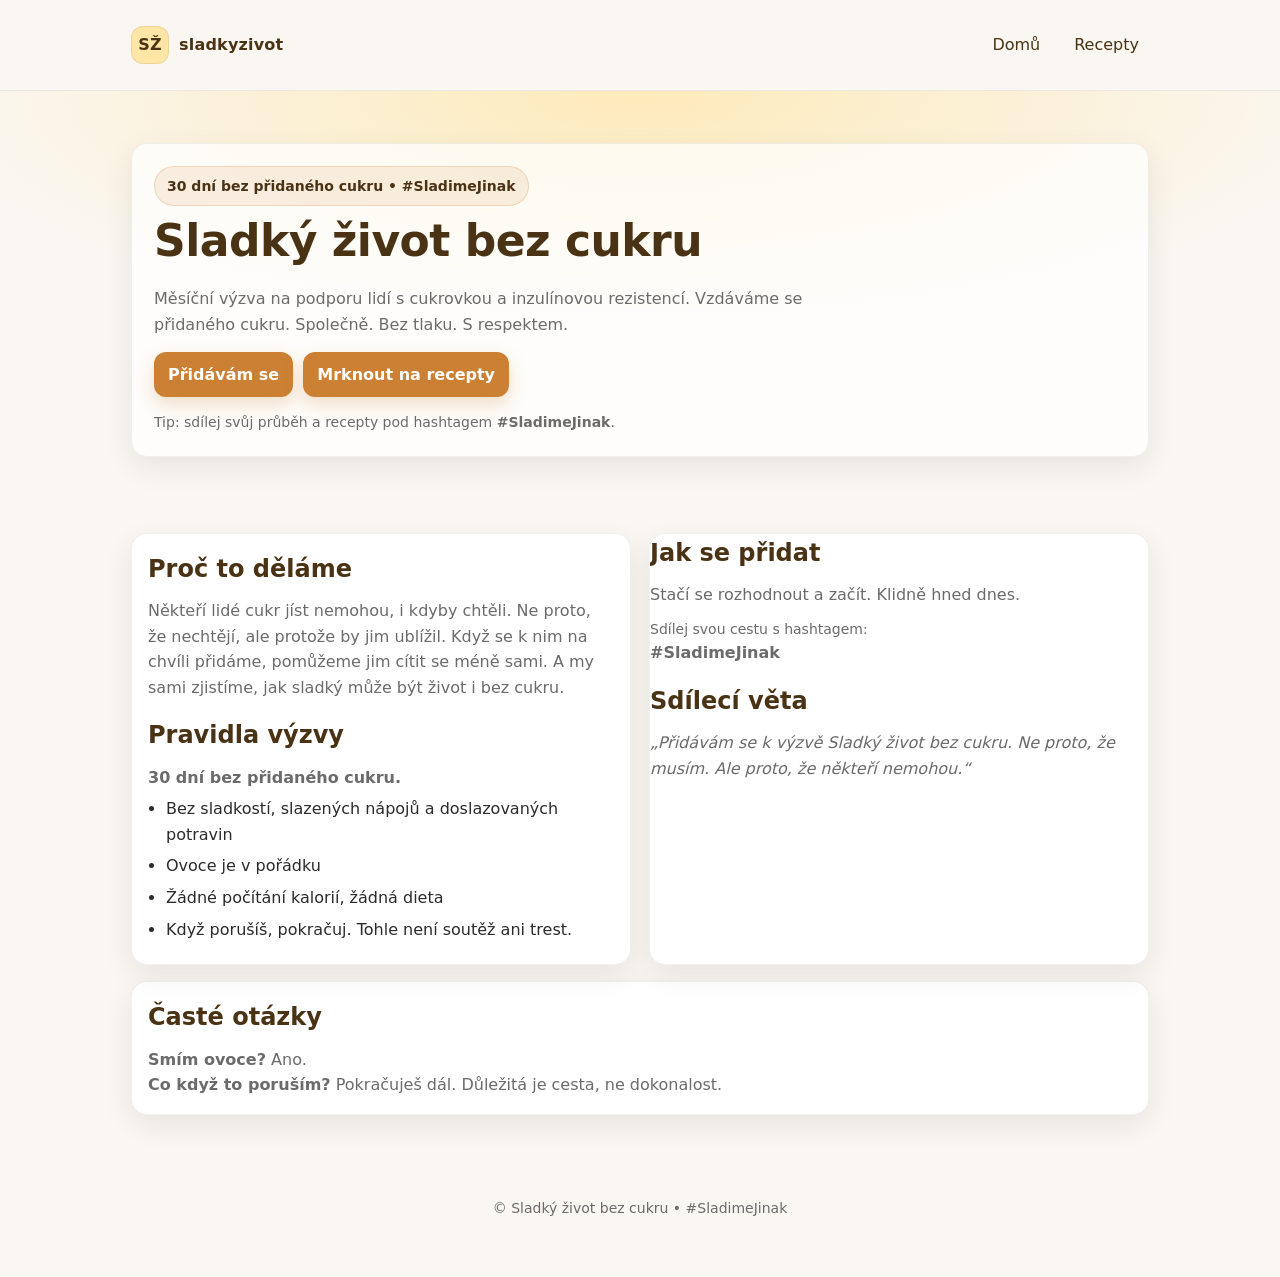
<file: index.html>
<!DOCTYPE html>

<html lang="cs">
<head>
<meta charset="utf-8"/>
<meta content="width=device-width, initial-scale=1.0" name="viewport"/>
<title>Sladký život bez cukru</title>
<meta content="Měsíční výzva bez přidaného cukru na podporu lidí s cukrovkou a inzulínovou rezistencí. #SladimeJinak" name="description"/>
<link href="assets/css/styles.css" rel="stylesheet"/>
<link rel="icon" href="/assets/icons/favicon.ico">
<link rel="icon" type="image/png" sizes="32x32" href="/assets/icons/favicon-32x32.png">
<link rel="icon" type="image/png" sizes="16x16" href="/assets/icons/favicon-16x16.png">
<link rel="apple-touch-icon" sizes="180x180" href="/assets/icons/apple-touch-icon.png">
<link rel="manifest" href="/assets/icons/site.webmanifest">
<link rel="sitemap" type="application/xml" href="/sitemap.xml">
<script defer src="https://cloud.umami.is/script.js" data-website-id="2ecc7bef-0c24-413a-a776-a71b68c7d9f5"></script>
</head>
<body>
<header class="site-header">
<div class="container">
<nav aria-label="Hlavní navigace" class="nav">
<a aria-label="Sladký život bez cukru" class="brand" href="index.html">
<div aria-hidden="true" class="brand-badge"><span>SŽ</span></div>
<span>sladkyzivot</span>
</a>
<div aria-label="Odkazy" class="nav-links" role="navigation">
<a href="index.html">Domů</a>
<a href="recepty.html">Recepty</a>
</div>
<button aria-controls="mobilePanel" aria-expanded="false" aria-label="Otevřít menu" class="menu-btn" id="menuBtn">
        ☰
      </button>
</nav>
<div class="mobile-panel" id="mobilePanel">
<a href="index.html">Domů</a>
<a href="recepty.html">Recepty</a>
</div>
</div>
</header>
<main>
<section class="hero">
<div class="container">
<div class="hero-card">
<div class="pill">30 dní bez přidaného cukru • #SladimeJinak</div>
<h1>Sladký život bez cukru</h1>
<p>
          Měsíční výzva na podporu lidí s cukrovkou a inzulínovou rezistencí.
          Vzdáváme se přidaného cukru. Společně. Bez tlaku. S respektem.
        </p>
<div class="actions">
<a class="btn btn-primary" href="#jak-se-pridat" data-umami-event="pridavam-se">Přidávám se</a>
<a class="btn" href="recepty.html">Mrknout na recepty</a>
</div>
<p class="small" style="margin-top:14px;">
          Tip: sdílej svůj průběh a recepty pod hashtagem <strong>#SladimeJinak</strong>.
        </p>
</div>
</div>
</section>
<section class="section">
<div class="container">
<div class="grid cols-2">
<div class="card"><div class="card-body">
<h2>Proč to děláme</h2>
<p>
            Někteří lidé cukr jíst nemohou, i kdyby chtěli. Ne proto, že nechtějí,
            ale protože by jim ublížil. Když se k nim na chvíli přidáme,
            pomůžeme jim cítit se méně sami. A my sami zjistíme,
            jak sladký může být život i bez cukru.
          </p>
<h2 style="margin-top:16px;">Pravidla výzvy</h2>
<p><strong>30 dní bez přidaného cukru.</strong></p>
<ul class="list">
<li>Bez sladkostí, slazených nápojů a doslazovaných potravin</li>
<li>Ovoce je v pořádku</li>
<li>Žádné počítání kalorií, žádná dieta</li>
<li>Když porušíš, pokračuj. Tohle není soutěž ani trest.</li>
</ul>
</div></div>
<aside class="card" id="jak-se-pridat">
<h2>Jak se přidat</h2>
<p>Stačí se rozhodnout a začít. Klidně hned dnes.</p>
<p class="small" style="margin-top:10px;">Sdílej svou cestu s hashtagem:</p>
<p style="margin:0;"><strong>#SladimeJinak</strong></p>
<h2 style="margin-top:16px;">Sdílecí věta</h2>
<p><em>„Přidávám se k výzvě Sladký život bez cukru. Ne proto, že musím. Ale proto, že někteří nemohou.“</em></p>
<div style="margin-top:14px; display:flex; gap:10px; flex-wrap:wrap;">
</div>
</aside>
</div>
<div class="card" id="faq" style="margin-top:16px;"><div class="card-body">
<h2>Časté otázky</h2>
<p><strong>Smím ovoce?</strong> Ano.</p>
<p><strong>Co když to poruším?</strong> Pokračuješ dál. Důležitá je cesta, ne dokonalost.</p>
</div></div>
</div>
</section>
</main>
<footer class="footer">
<div class="container">
    © Sladký život bez cukru • #SladimeJinak
  </div>
</footer>
<script>
  const btn = document.getElementById('menuBtn');
  const panel = document.getElementById('mobilePanel');

  btn.addEventListener('click', () => {
    const open = panel.classList.toggle('open');
    btn.setAttribute('aria-expanded', open ? 'true' : 'false');
  });

  // zavřít menu po kliknutí na odkaz (na mobilu)
  panel.addEventListener('click', (e) => {
    if (e.target.tagName.toLowerCase() === 'a') {
      panel.classList.remove('open');
      btn.setAttribute('aria-expanded', 'false');
    }
  });
</script>
</body>
</html>
</file>
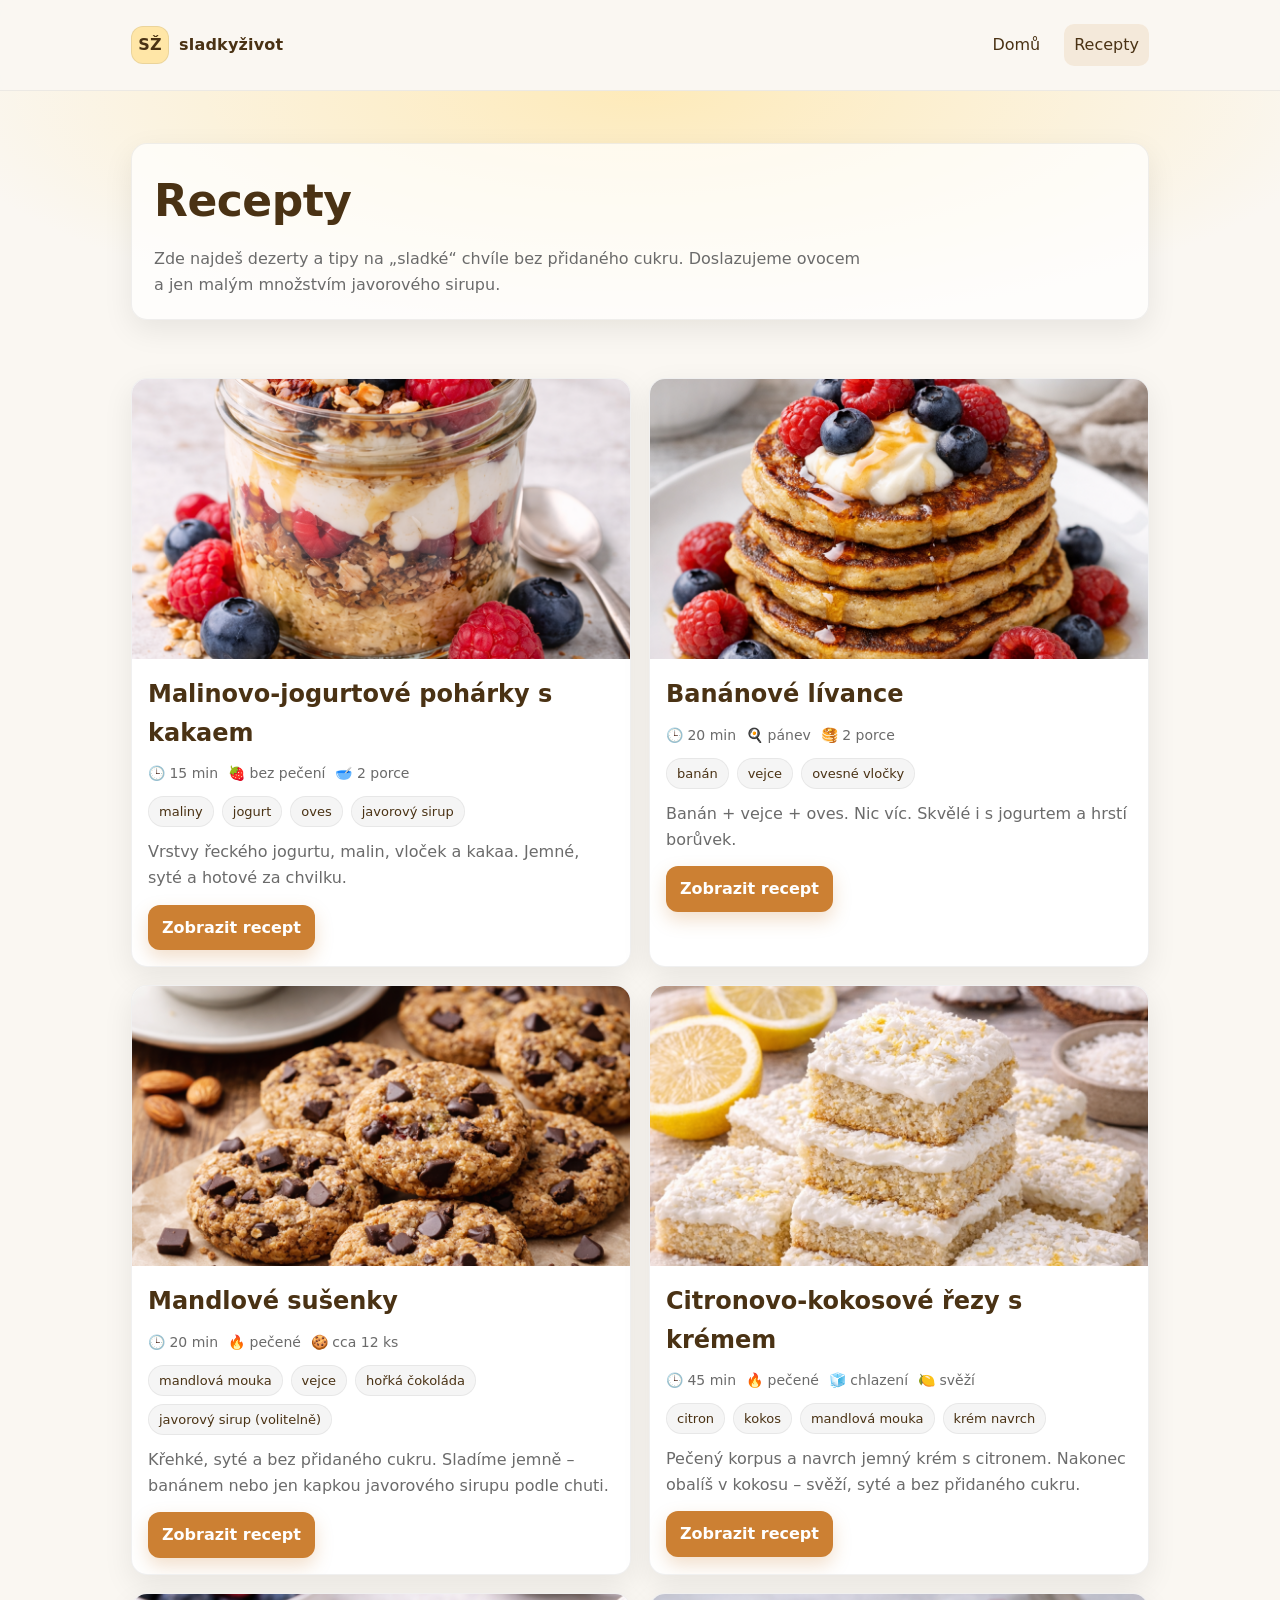
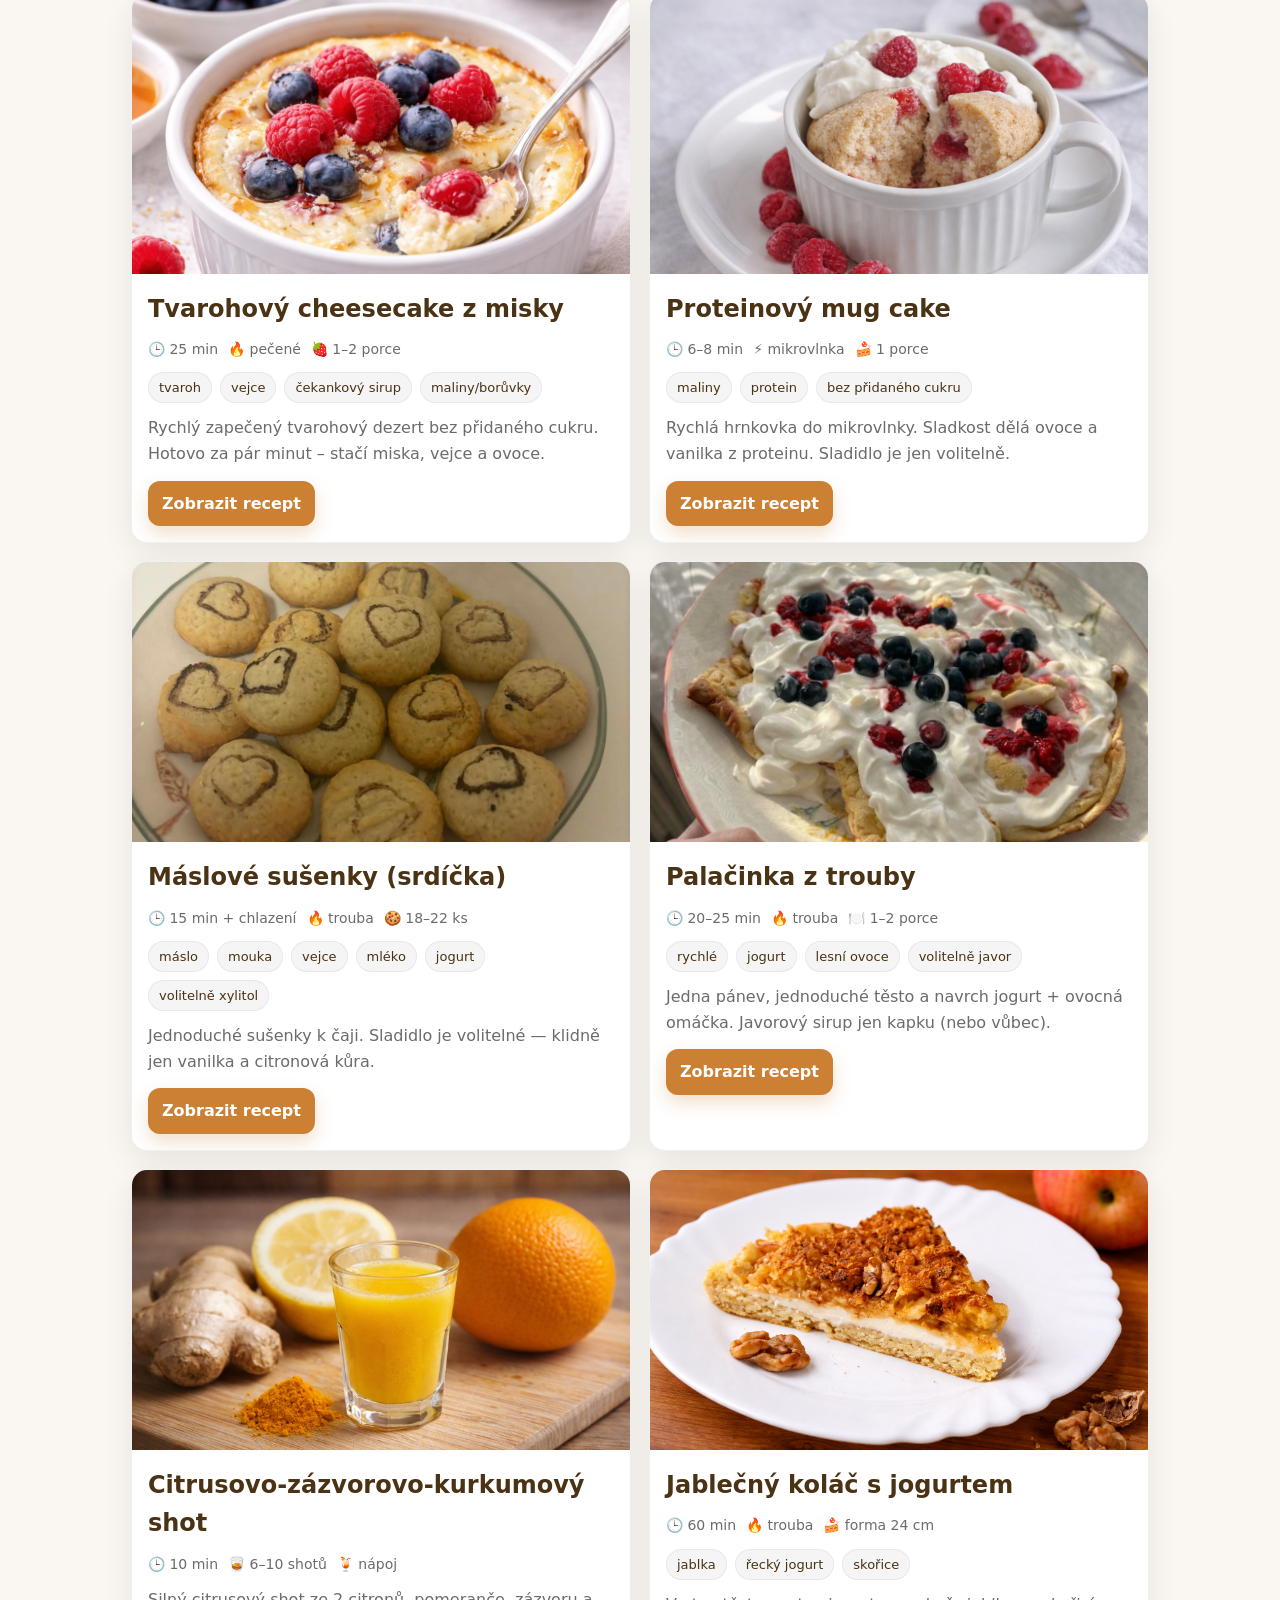
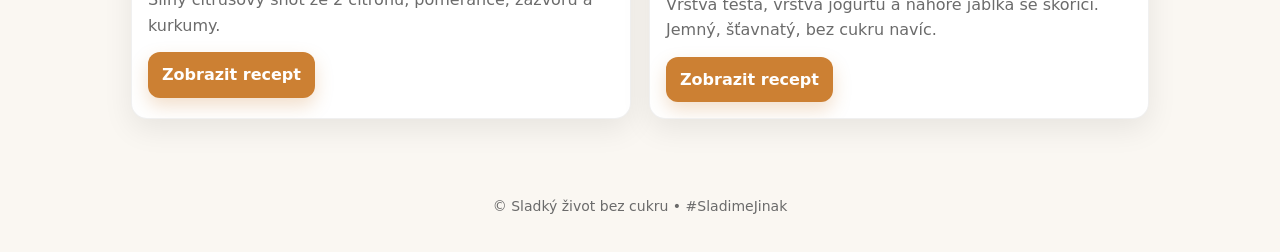
<file: recepty.html>
<!DOCTYPE html>

<html lang="cs">
 <head>
  <meta charset="utf-8"/>
  <meta content="width=device-width,initial-scale=1" name="viewport"/>
  <title>Recepty • Sladký život bez cukru</title>
  <meta content="Dezerty bez přidaného cukru: jednoduché recepty, které doslazuje ovoce nebo malé množství javorového sirupu." name="description"/>
  <link href="assets/css/styles.css" rel="stylesheet"/>

  <link rel="icon" href="/assets/icons/favicon.ico">
  <link rel="icon" type="image/png" sizes="32x32" href="/assets/icons/favicon-32x32.png">
  <link rel="icon" type="image/png" sizes="16x16" href="/assets/icons/favicon-16x16.png">
  <link rel="apple-touch-icon" sizes="180x180" href="/assets/icons/apple-touch-icon.png">
  <link rel="manifest" href="/assets/icons/site.webmanifest">
  
  <link rel="sitemap" type="application/xml" href="/sitemap.xml">
  <script defer src="https://cloud.umami.is/script.js" data-website-id="2ecc7bef-0c24-413a-a776-a71b68c7d9f5"></script>
 </head>
 <body>
  <header class="site-header">
   <div class="container nav">
    <a class="brand" href="index.html">
     <span class="brand-badge">SŽ</span>
     <span>sladkyživot</span>
    </a>
    <nav aria-label="Hlavní navigace" class="nav-links">
     <a href="index.html">Domů</a>
     <a aria-current="page" href="recepty.html">Recepty</a>
    </nav>
   </div>
  </header>
  <main>
   <section class="hero">
    <div class="container">
     <div class="hero-card">
      <h1>Recepty</h1>
      <p>
       Zde najdeš dezerty a tipy na „sladké“ chvíle bez přidaného cukru.
          Doslazujeme ovocem a jen malým množstvím javorového sirupu.
      </p>
     </div>
    </div>
   </section>
   <section class="container">
    <div class="grid cols-2">
     <article class="card">
      <img alt="Malinovo-jogurtový pohárek s ovocem" loading="lazy" src="assets/img/recepty/malinovo-jogurtove-poharky.png"/>
      <div class="card-body">
       <h2>Malinovo‑jogurtové pohárky s kakaem</h2>
       <div class="meta">
        <span>🕒 15 min</span>
        <span>🍓 bez pečení</span>
        <span>🥣 2 porce</span>
       </div>
       <div class="badges">
        <span class="badge">maliny</span>
        <span class="badge">jogurt</span>
        <span class="badge">oves</span>
        <span class="badge">javorový sirup</span>
       </div>
       <p style="margin-top:12px;">
        Vrstvy řeckého jogurtu, malin, vloček a kakaa. Jemné, syté a hotové za chvilku.
       </p>
       <p style="margin-top:14px;">
        <a class="btn" href="recepty/malinovo-jogurtove-poharky.html">Zobrazit recept</a>
       </p>
      </div>
     </article>
     <article class="card">
      <img alt="Banánové lívance s ovocem a javorovým sirupem" loading="lazy" src="assets/img/recepty/bananove-livance.png"/>
      <div class="card-body">
       <h2>Banánové lívance</h2>
       <div class="meta">
        <span>🕒 20 min</span>
        <span>🍳 pánev</span>
        <span>🥞 2 porce</span>
       </div>
       <div class="badges">
        <span class="badge">banán</span>
        <span class="badge">vejce</span>
        <span class="badge">ovesné vločky</span>
       </div>
       <p style="margin-top:12px;">
        Banán + vejce + oves. Nic víc. Skvělé i s jogurtem a hrstí borůvek.
       </p>
       <p style="margin-top:14px;">
        <a class="btn" href="recepty/bananove-livance.html">Zobrazit recept</a>
       </p>
      </div>
     </article>
     <article class="card">
      <img alt="Mandlové sušenky bez přidaného cukru s čajem" loading="lazy" src="assets/img/recepty/mandlove-cookies-caj.png"/>
      <div class="card-body">
       <h2>Mandlové sušenky</h2>
       <div class="meta">
        <span>🕒 20 min</span>
        <span>🔥 pečené</span>
        <span>🍪 cca 12 ks</span>
       </div>
       <div class="badges">
        <span class="badge">mandlová mouka</span>
        <span class="badge">vejce</span>
        <span class="badge">hořká čokoláda</span>
        <span class="badge">javorový sirup (volitelně)</span>
       </div>
       <p style="margin-top:12px;">
        Křehké, syté a bez přidaného cukru. Sladíme jemně – banánem nebo jen kapkou javorového sirupu podle chuti.
       </p>
       <p style="margin-top:14px;">
        <a class="btn" href="recepty/mandlove-susenky.html">
         Zobrazit recept
        </a>
       </p>
      </div>
     </article>

     <article class="card">
      <img
        alt="Citronovo-kokosové řezy s krémem"
        loading="lazy"
        src="assets/img/recepty/citronovo-kokosove-rezy.png"
      />
      <div class="card-body">
        <h2>Citronovo-kokosové řezy s krémem</h2>
    
        <div class="meta">
          <span>🕒 45 min</span>
          <span>🔥 pečené</span>
          <span>🧊 chlazení</span>
          <span>🍋 svěží</span>
        </div>
    
        <div class="badges">
          <span class="badge">citron</span>
          <span class="badge">kokos</span>
          <span class="badge">mandlová mouka</span>
          <span class="badge">krém navrch</span>
        </div>
    
        <p style="margin-top:12px;">
          Pečený korpus a navrch jemný krém s citronem. Nakonec obalíš v kokosu – svěží, syté a bez přidaného cukru.
        </p>
    
        <p style="margin-top:14px;">
          <a class="btn" href="recepty/citronovo-kokosove-rezy.html">Zobrazit recept</a>
        </p>
      </div>
    </article>

    <article class="card">
      <img
        alt="Tvarohový cheesecake z misky s lesním ovocem"
        loading="lazy"
        src="assets/img/recepty/tvarohovy-cheesecake.png"
      />
      <div class="card-body">
        <h2>Tvarohový cheesecake z misky</h2>

        <div class="meta">
          <span>🕒 25 min</span>
          <span>🔥 pečené</span>
          <span>🍓 1–2 porce</span>
        </div>

        <div class="badges">
          <span class="badge">tvaroh</span>
          <span class="badge">vejce</span>
          <span class="badge">čekankový sirup</span>
          <span class="badge">maliny/borůvky</span>
        </div>

        <p style="margin-top:12px;">
          Rychlý zapečený tvarohový dezert bez přidaného cukru. Hotovo za pár minut – stačí miska, vejce a ovoce.
        </p>

        <p style="margin-top:14px;">
          <a class="btn" href="recepty/tvarohovy-cheesecake.html">Zobrazit recept</a>
        </p>
      </div>
    </article>

    <article class="card">
      <img
        alt="Proteinový mug cake v misce s jogurtem a borůvkami"
        loading="lazy"
        src="assets/img/recepty/proteinovy-mug-cake.png"
      />
      <div class="card-body">
        <h2>Proteinový mug cake</h2>
        <div class="meta">
          <span>🕒 6–8 min</span>
          <span>⚡ mikrovlnka</span>
          <span>🍰 1 porce</span>
        </div>
        <div class="badges">
          <span class="badge">maliny</span>
          <span class="badge">protein</span>
          <span class="badge">bez přidaného cukru</span>
        </div>
        <p style="margin-top:12px;">
          Rychlá hrnkovka do mikrovlnky. Sladkost dělá ovoce a vanilka z proteinu.
          Sladidlo je jen volitelně.
        </p>
        <p style="margin-top:14px;">
          <a class="btn" href="recepty/proteinovy-mug-cake.html">Zobrazit recept</a>
        </p>
      </div>
    </article>

    <article class="card">
      <img
        alt="Máslové sušenky se srdíčky"
        loading="lazy"
        src="assets/img/recepty/maslove-susenky-srdicka.jpg"
      />
          <div class="card-body">
        <h2>Máslové sušenky (srdíčka)</h2>
    
        <div class="meta">
          <span>🕒 15 min + chlazení</span>
          <span>🔥 trouba</span>
          <span>🍪 18–22 ks</span>
        </div>
    
        <div class="badges">
          <span class="badge">máslo</span>
          <span class="badge">mouka</span>
          <span class="badge">vejce</span>
          <span class="badge">mléko</span>
          <span class="badge">jogurt</span>
          <span class="badge">volitelně xylitol</span>
        </div>
    
        <p style="margin-top:12px;">
          Jednoduché sušenky k čaji. Sladidlo je volitelné — klidně jen vanilka a citronová kůra.
        </p>
    
        <p style="margin-top:14px;">
          <a class="btn" href="recepty/maslove-susenky.html">Zobrazit recept</a>
        </p>
      </div>
    </article>
    
    <article class="card">
      <img
        alt="Palačinka z trouby s jogurtem a lesním ovocem"
        loading="lazy"
        src="assets/img/recepty/palacinka-z-trouby.jpg" />
      <div class="card-body">
        <h2>Palačinka z trouby</h2>
        <div class="meta">
          <span>🕒 20–25 min</span>
          <span>🔥 trouba</span>
          <span>🍽️ 1–2 porce</span>
        </div>
        <div class="badges">
          <span class="badge">rychlé</span>
          <span class="badge">jogurt</span>
          <span class="badge">lesní ovoce</span>
          <span class="badge">volitelně javor</span>
        </div>
        <p style="margin-top:12px;">
          Jedna pánev, jednoduché těsto a navrch jogurt + ovocná omáčka. Javorový sirup jen kapku (nebo vůbec).
        </p>
        <p style="margin-top:14px;">
          <a class="btn" href="recepty/palacinka-z-trouby.html">Zobrazit recept</a>
        </p>
      </div>
    </article>

    <article class="card">
        <img src="assets/img/recepty/citrusovy-zazvorovo-kurkumovy-shot.png" alt="Citrusovo‑zázvorovo‑kurkumový shot" loading="lazy">
        <div class="card-body">
          <h2>Citrusovo‑zázvorovo‑kurkumový shot</h2>
          <div class="meta">
            <span>🕒 10 min</span>
            <span>🥃 6–10 shotů</span>
            <span>🍹 nápoj</span>
          </div>
          <p style="margin-top:12px;">Silný citrusový shot ze 2 citronů, pomeranče, zázvoru a kurkumy.</p>
          <p style="margin-top:14px;">
            <a class="btn" href="recepty/citrusovy-zazvorovo-kurkumovy-shot.html">Zobrazit recept</a>
          </p>
        </div>
    </article>

    <article class="card">
      <img src="assets/img/recepty/jablecny-kolac-s-jogurtem.png" alt="Jablečný koláč s jogurtem a jablky se skořicí" loading="lazy">
      <div class="card-body">
        <h2>Jablečný koláč s jogurtem</h2>
        <div class="meta">
          <span>🕒 60 min</span>
          <span>🔥 trouba</span>
          <span>🍰 forma 24 cm</span>
        </div>
        <div class="badges">
          <span class="badge">jablka</span>
          <span class="badge">řecký jogurt</span>
          <span class="badge">skořice</span>
        </div>
        <p style="margin-top:12px;">Vrstva těsta, vrstva jogurtu a nahoře jablka se skořicí. Jemný, šťavnatý, bez cukru navíc.</p>
        <p style="margin-top:14px;">
          <a class="btn" href="recepty/jablecny-kolac-s-jogurtem.html">Zobrazit recept</a>
        </p>
      </div>
    </article>
   
    </div>
    <div class="section">
     <!--
<p class="note">
        Tip: Recepty zatím přidáváš ručně – stačí zkopírovat jednu existující stránku receptu,
        přepsat text a změnit obrázek.
</p>
-->
    </div>
   </section>
  </main>
  <footer>
   © Sladký život bez cukru • #SladimeJinak
  </footer>
 </body>
</html>
</file>
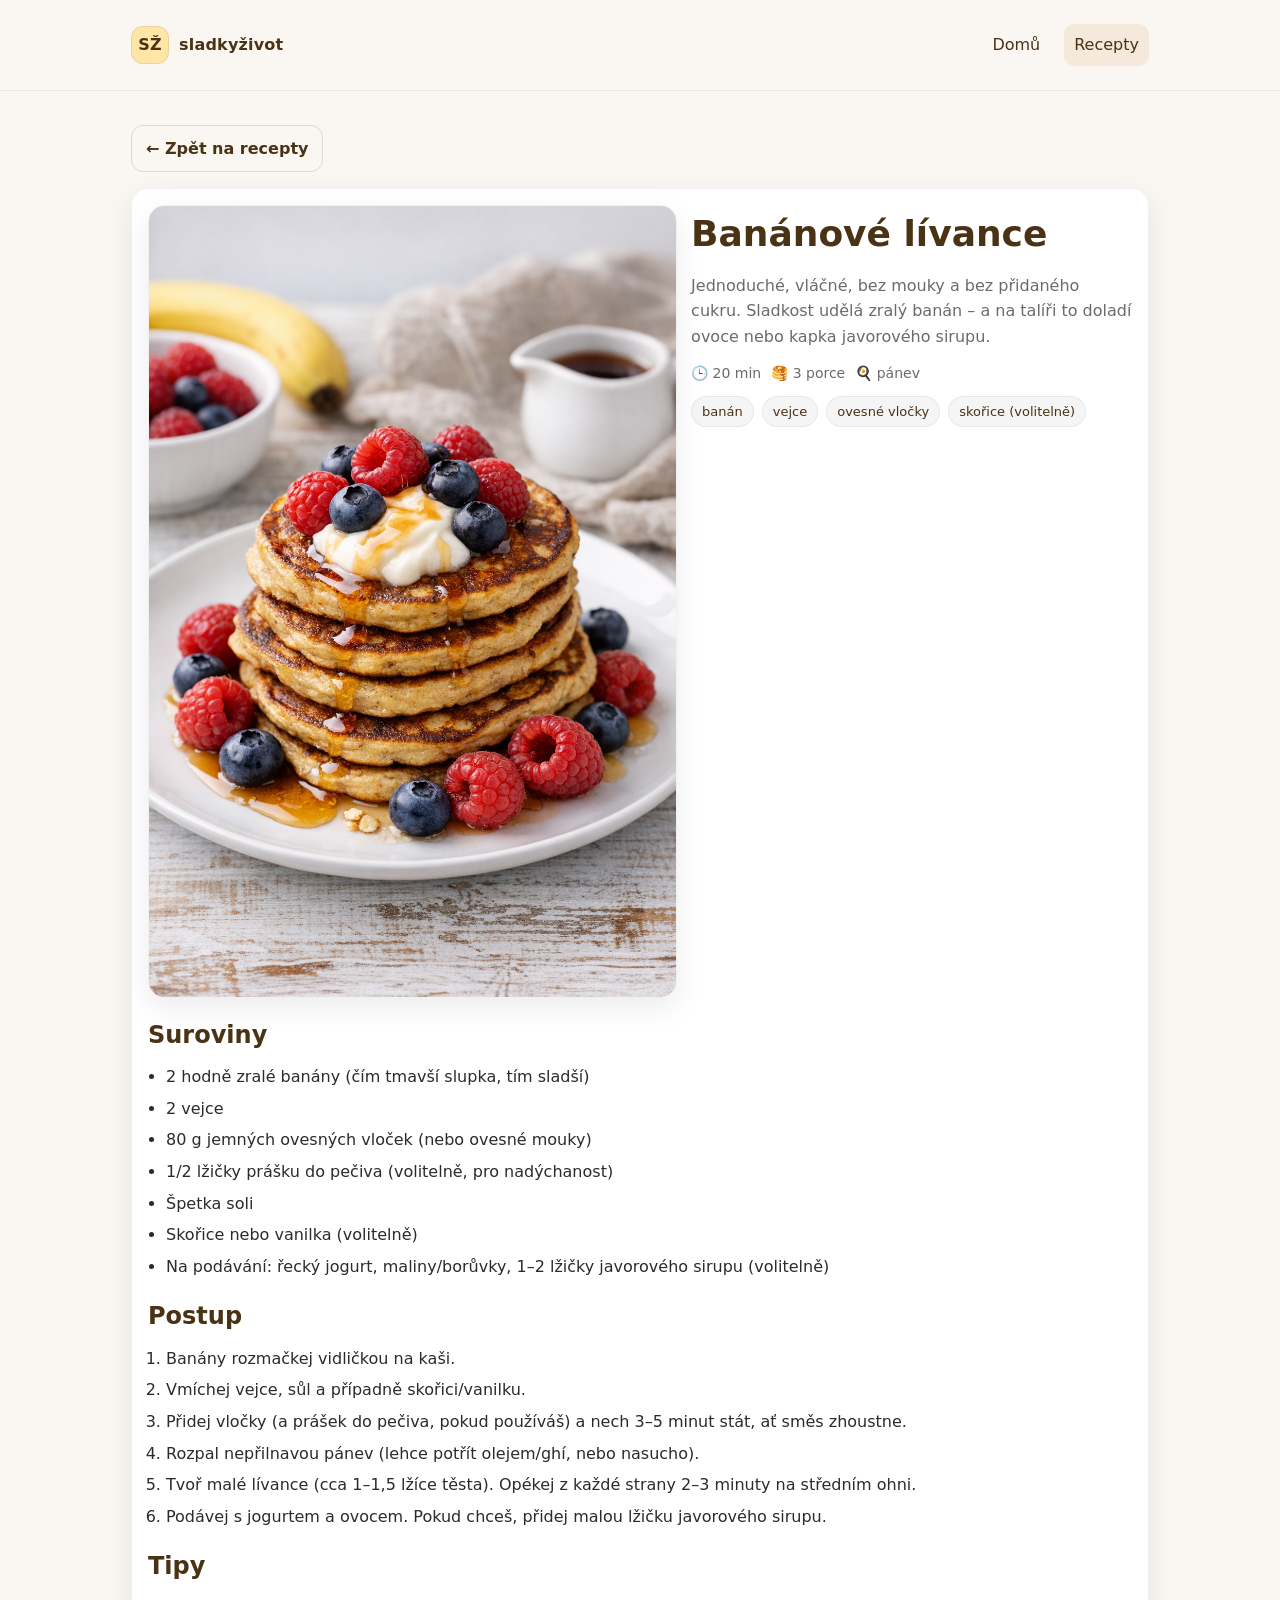
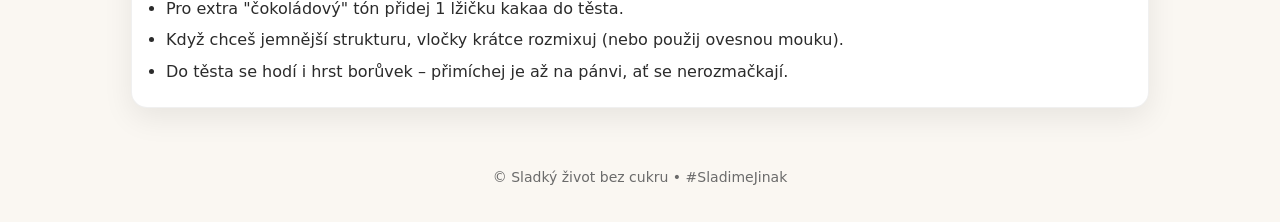
<file: recepty/bananove-livance.html>
<!doctype html>
<html lang="cs">
<head>
  <meta charset="utf-8" />
  <meta name="viewport" content="width=device-width,initial-scale=1" />
  <title>Banánové lívance (bez cukru) • Sladký život bez cukru</title>
  <meta name="description" content="Rychlé banánové lívance bez přidaného cukru: banán, vejce a ovesné vločky. Hotové za 20 minut." />
  <link rel="stylesheet" href="../assets/css/styles.css" />

  <link rel="icon" href="/assets/icons/favicon.ico">
  <link rel="icon" type="image/png" sizes="32x32" href="/assets/icons/favicon-32x32.png">
  <link rel="icon" type="image/png" sizes="16x16" href="/assets/icons/favicon-16x16.png">
  <link rel="apple-touch-icon" sizes="180x180" href="/assets/icons/apple-touch-icon.png">
  <link rel="manifest" href="/assets/icons/site.webmanifest">

  <link rel="sitemap" type="application/xml" href="/sitemap.xml">
  <script defer src="https://cloud.umami.is/script.js" data-website-id="2ecc7bef-0c24-413a-a776-a71b68c7d9f5"></script>
</head>
<body>

<header class="site-header">
  <div class="container nav">
    <a class="brand" href="../index.html">
      <span class="brand-badge">SŽ</span>
      <span>sladkyživot</span>
    </a>

    <nav class="nav-links" aria-label="Hlavní navigace">
      <a href="../index.html">Domů</a>
      <a href="../recepty.html" aria-current="page">Recepty</a>
    </nav>
  </div>
</header>

<main class="container" style="padding-top:18px;">

  <p><a class="btn secondary" href="../recepty.html">← Zpět na recepty</a></p>

  <div class="card" style="padding:16px;">
    <div class="recipe-header">
      <div class="recipe-cover">
        <img src="../assets/img/recepty/bananove-livance.png" alt="Banánové lívance s ovocem" />
      </div>
      <div class="recipe-intro">
        <h1 style="margin:0;color:var(--brand);font-size:clamp(26px,3.2vw,36px);">Banánové lívance</h1>
        <p style="margin:10px 0 0;color:var(--muted);">
          Jednoduché, vláčné, bez mouky a bez přidaného cukru.
          Sladkost udělá zralý banán – a na talíři to doladí ovoce nebo kapka javorového sirupu.
        </p>
        <div class="meta" style="margin-top:12px;">
          <span>🕒 20 min</span>
          <span>🥞 3 porce</span>
          <span>🍳 pánev</span>
        </div>
        <div class="badges">
          <span class="badge">banán</span>
          <span class="badge">vejce</span>
          <span class="badge">ovesné vločky</span>
          <span class="badge">skořice (volitelně)</span>
        </div>
      </div>
    </div>

    <div class="section">
      <h2>Suroviny</h2>
      <ul class="list">
        <li>2 hodně zralé banány (čím tmavší slupka, tím sladší)</li>
        <li>2 vejce</li>
        <li>80 g jemných ovesných vloček (nebo ovesné mouky)</li>
        <li>1/2 lžičky prášku do pečiva (volitelně, pro nadýchanost)</li>
        <li>Špetka soli</li>
        <li>Skořice nebo vanilka (volitelně)</li>
        <li>Na podávání: řecký jogurt, maliny/borůvky, 1–2 lžičky javorového sirupu (volitelně)</li>
      </ul>
    </div>

    <div class="section">
      <h2>Postup</h2>
      <ol class="list">
        <li>Banány rozmačkej vidličkou na kaši.</li>
        <li>Vmíchej vejce, sůl a případně skořici/vanilku.</li>
        <li>Přidej vločky (a prášek do pečiva, pokud používáš) a nech 3–5 minut stát, ať směs zhoustne.</li>
        <li>Rozpal nepřilnavou pánev (lehce potřít olejem/ghí, nebo nasucho).</li>
        <li>Tvoř malé lívance (cca 1–1,5 lžíce těsta). Opékej z každé strany 2–3 minuty na středním ohni.</li>
        <li>Podávej s jogurtem a ovocem. Pokud chceš, přidej malou lžičku javorového sirupu.</li>
      </ol>
    </div>

    <div class="section">
      <h2>Tipy</h2>
      <ul class="list">
        <li>Pro extra "čokoládový" tón přidej 1 lžičku kakaa do těsta.</li>
        <li>Když chceš jemnější strukturu, vločky krátce rozmixuj (nebo použij ovesnou mouku).</li>
        <li>Do těsta se hodí i hrst borůvek – přimíchej je až na pánvi, ať se nerozmačkají.</li>
      </ul>
    </div>

  </div>

</main>

<footer>
  &copy; Sladký život bez cukru • #SladimeJinak
</footer>

</body>
</html>
</file>
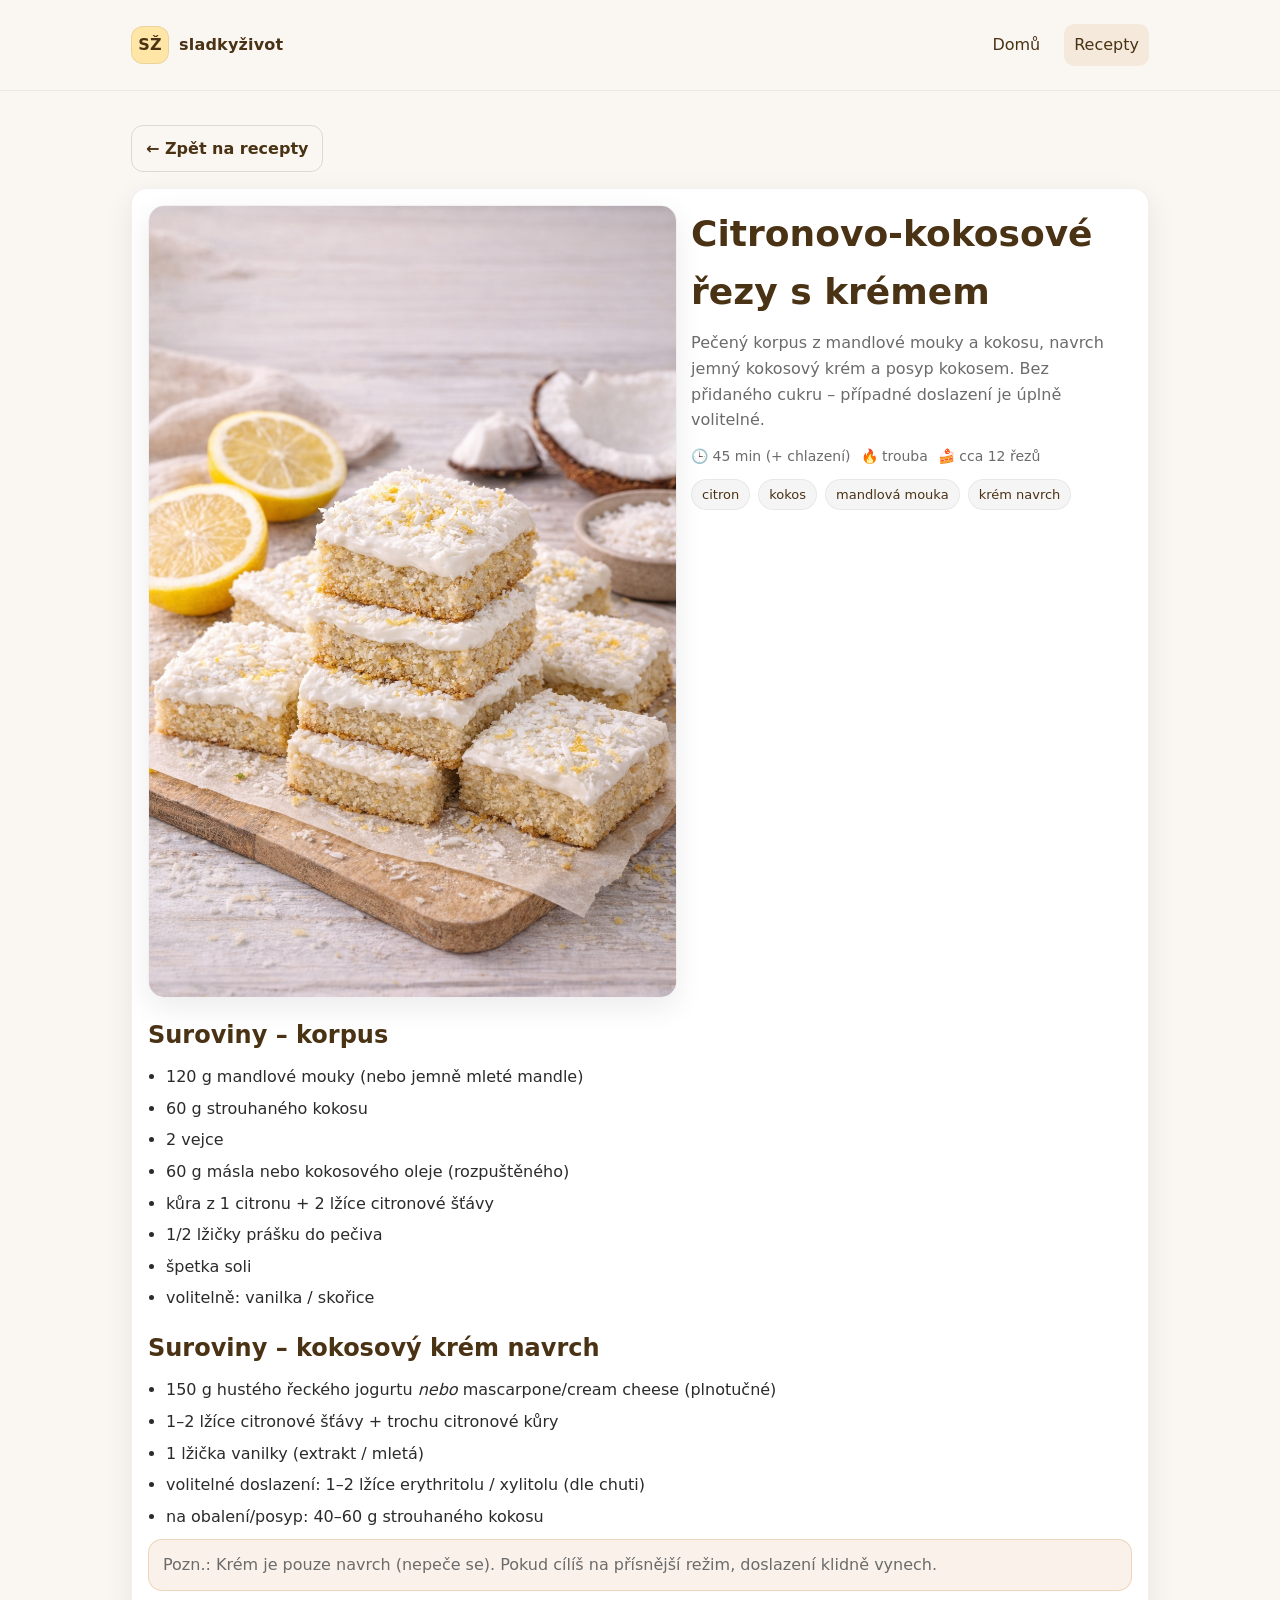
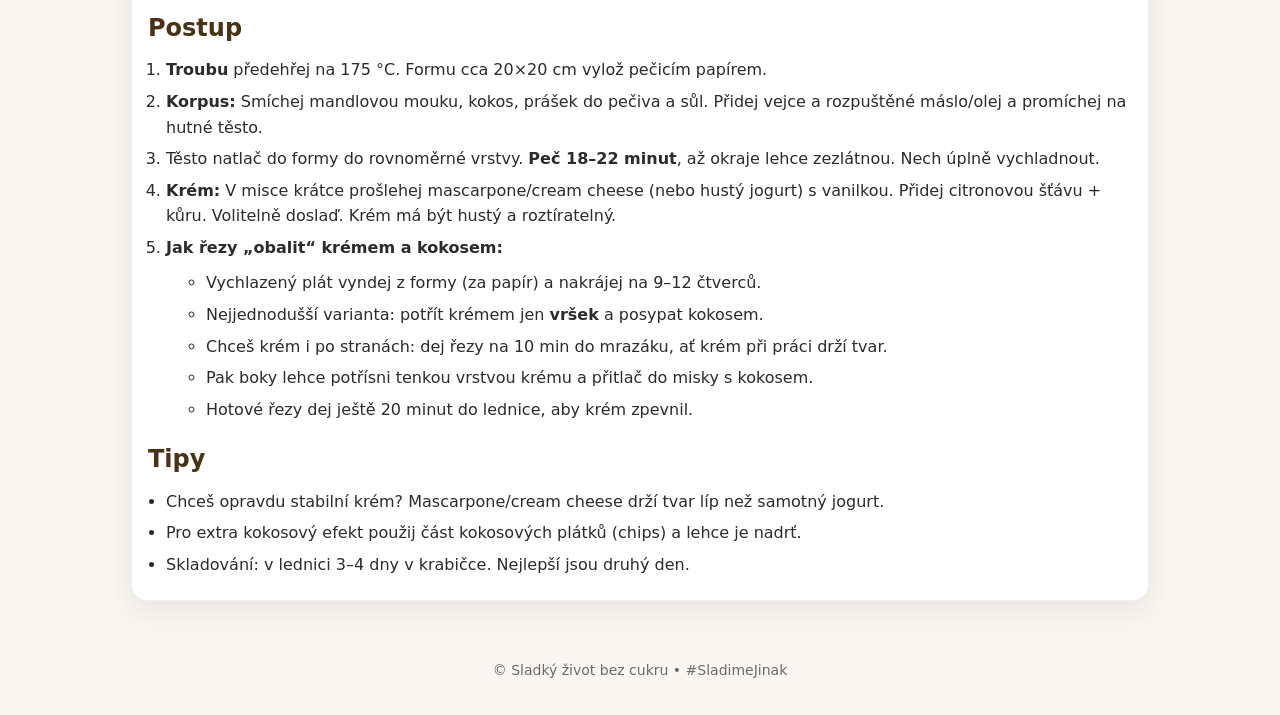
<file: recepty/citronovo-kokosove-rezy.html>
<!DOCTYPE html>
<html lang="cs">
<head>
  <meta charset="utf-8">
  <meta name="viewport" content="width=device-width, initial-scale=1">
  <title>Citronovo-kokosové řezy s krémem • Sladký život bez cukru</title>
  <meta name="description" content="Citronovo-kokosové řezy bez přidaného cukru: pečený mandlovo-kokosový korpus a navrch jemný kokosový krém. Svěží a syté.">
  <link rel="stylesheet" href="../assets/css/styles.css">
  <link rel="sitemap" type="application/xml" href="/sitemap.xml">

  <link rel="icon" href="/assets/icons/favicon.ico">
  <link rel="icon" type="image/png" sizes="32x32" href="/assets/icons/favicon-32x32.png">
  <link rel="icon" type="image/png" sizes="16x16" href="/assets/icons/favicon-16x16.png">
  <link rel="apple-touch-icon" sizes="180x180" href="/assets/icons/apple-touch-icon.png">
  <link rel="manifest" href="/assets/icons/site.webmanifest">

  <script defer src="https://cloud.umami.is/script.js" data-website-id="2ecc7bef-0c24-413a-a776-a71b68c7d9f5"></script>
</head>

<body>
<header class="site-header">
  <div class="container nav">
    <a class="brand" href="../index.html">
      <span class="brand-badge">SŽ</span>
      <span>sladkyživot</span>
    </a>

    <nav class="nav-links" aria-label="Hlavní navigace">
      <a href="../index.html">Domů</a>
      <a href="../recepty.html" aria-current="page">Recepty</a>
    </nav>
  </div>
</header>

<main class="container" style="padding-top:18px;">
  <p><a class="btn secondary" href="../recepty.html">← Zpět na recepty</a></p>

  <div class="card" style="padding:16px;">
    <div class="recipe-header">
      <div class="recipe-cover">
        <img
          src="../assets/img/recepty/citronovo-kokosove-rezy.png"
          alt="Citronovo-kokosové řezy s krémem a kokosem">
      </div>

      <div class="recipe-intro">
        <h1 style="margin:0;color:var(--brand);font-size:clamp(26px,3.2vw,36px);">
          Citronovo-kokosové řezy s krémem
        </h1>

        <p style="margin:10px 0 0;color:var(--muted);">
          Pečený korpus z mandlové mouky a kokosu, navrch jemný kokosový krém a posyp kokosem.
          Bez přidaného cukru – případné doslazení je úplně volitelné.
        </p>

        <div class="meta" style="margin-top:12px;">
          <span>🕒 45 min (+ chlazení)</span>
          <span>🔥 trouba</span>
          <span>🍰 cca 12 řezů</span>
        </div>

        <div class="badges">
          <span class="badge">citron</span>
          <span class="badge">kokos</span>
          <span class="badge">mandlová mouka</span>
          <span class="badge">krém navrch</span>
        </div>
      </div>
    </div>

    <div class="section">
      <h2>Suroviny – korpus</h2>
      <ul class="list">
        <li>120 g mandlové mouky (nebo jemně mleté mandle)</li>
        <li>60 g strouhaného kokosu</li>
        <li>2 vejce</li>
        <li>60 g másla nebo kokosového oleje (rozpuštěného)</li>
        <li>kůra z 1 citronu + 2 lžíce citronové šťávy</li>
        <li>1/2 lžičky prášku do pečiva</li>
        <li>špetka soli</li>
        <li>volitelně: vanilka / skořice</li>
      </ul>
    </div>

    <div class="section">
      <h2>Suroviny – kokosový krém navrch</h2>
      <ul class="list">
        <li>150 g hustého řeckého jogurtu <em>nebo</em> mascarpone/cream cheese (plnotučné)</li>
        <li>1–2 lžíce citronové šťávy + trochu citronové kůry</li>
        <li>1 lžička vanilky (extrakt / mletá)</li>
        <li>volitelné doslazení: 1–2 lžíce erythritolu / xylitolu (dle chuti)</li>
        <li>na obalení/posyp: 40–60 g strouhaného kokosu</li>
      </ul>

      <p class="note" style="margin-top:10px;">
        Pozn.: Krém je pouze navrch (nepeče se). Pokud cílíš na přísnější režim, doslazení klidně vynech.
      </p>
    </div>

    <div class="section">
      <h2>Postup</h2>
      <ol class="list">
        <li><strong>Troubu</strong> předehřej na 175&nbsp;°C. Formu cca 20×20 cm vylož pečicím papírem.</li>

        <li><strong>Korpus:</strong> Smíchej mandlovou mouku, kokos, prášek do pečiva a sůl. Přidej vejce a rozpuštěné máslo/olej a promíchej na hutné těsto.</li>

        <li>Těsto natlač do formy do rovnoměrné vrstvy. <strong>Peč 18–22 minut</strong>, až okraje lehce zezlátnou. Nech úplně vychladnout.</li>

        <li><strong>Krém:</strong> V misce krátce prošlehej mascarpone/cream cheese (nebo hustý jogurt) s vanilkou. Přidej citronovou šťávu + kůru. Volitelně doslaď. Krém má být hustý a roztíratelný.</li>

        <li><strong>Jak řezy „obalit“ krémem a kokosem:</strong>
          <ul style="margin-top:10px;">
            <li>Vychlazený plát vyndej z formy (za papír) a nakrájej na 9–12 čtverců.</li>
            <li>Nejjednodušší varianta: potřít krémem jen <strong>vršek</strong> a posypat kokosem.</li>
            <li>Chceš krém i po stranách: dej řezy na 10 min do mrazáku, ať krém při práci drží tvar.</li>
            <li>Pak boky lehce potřísni tenkou vrstvou krému a přitlač do misky s kokosem.</li>
            <li>Hotové řezy dej ještě 20 minut do lednice, aby krém zpevnil.</li>
          </ul>
        </li>
      </ol>
    </div>

    <div class="section">
      <h2>Tipy</h2>
      <ul class="list">
        <li>Chceš opravdu stabilní krém? Mascarpone/cream cheese drží tvar líp než samotný jogurt.</li>
        <li>Pro extra kokosový efekt použij část kokosových plátků (chips) a lehce je nadrť.</li>
        <li>Skladování: v lednici 3–4 dny v krabičce. Nejlepší jsou druhý den.</li>
      </ul>
    </div>
  </div>
</main>

<footer>
  &copy; Sladký život bez cukru • #SladimeJinak
</footer>
</body>
</html>
</file>
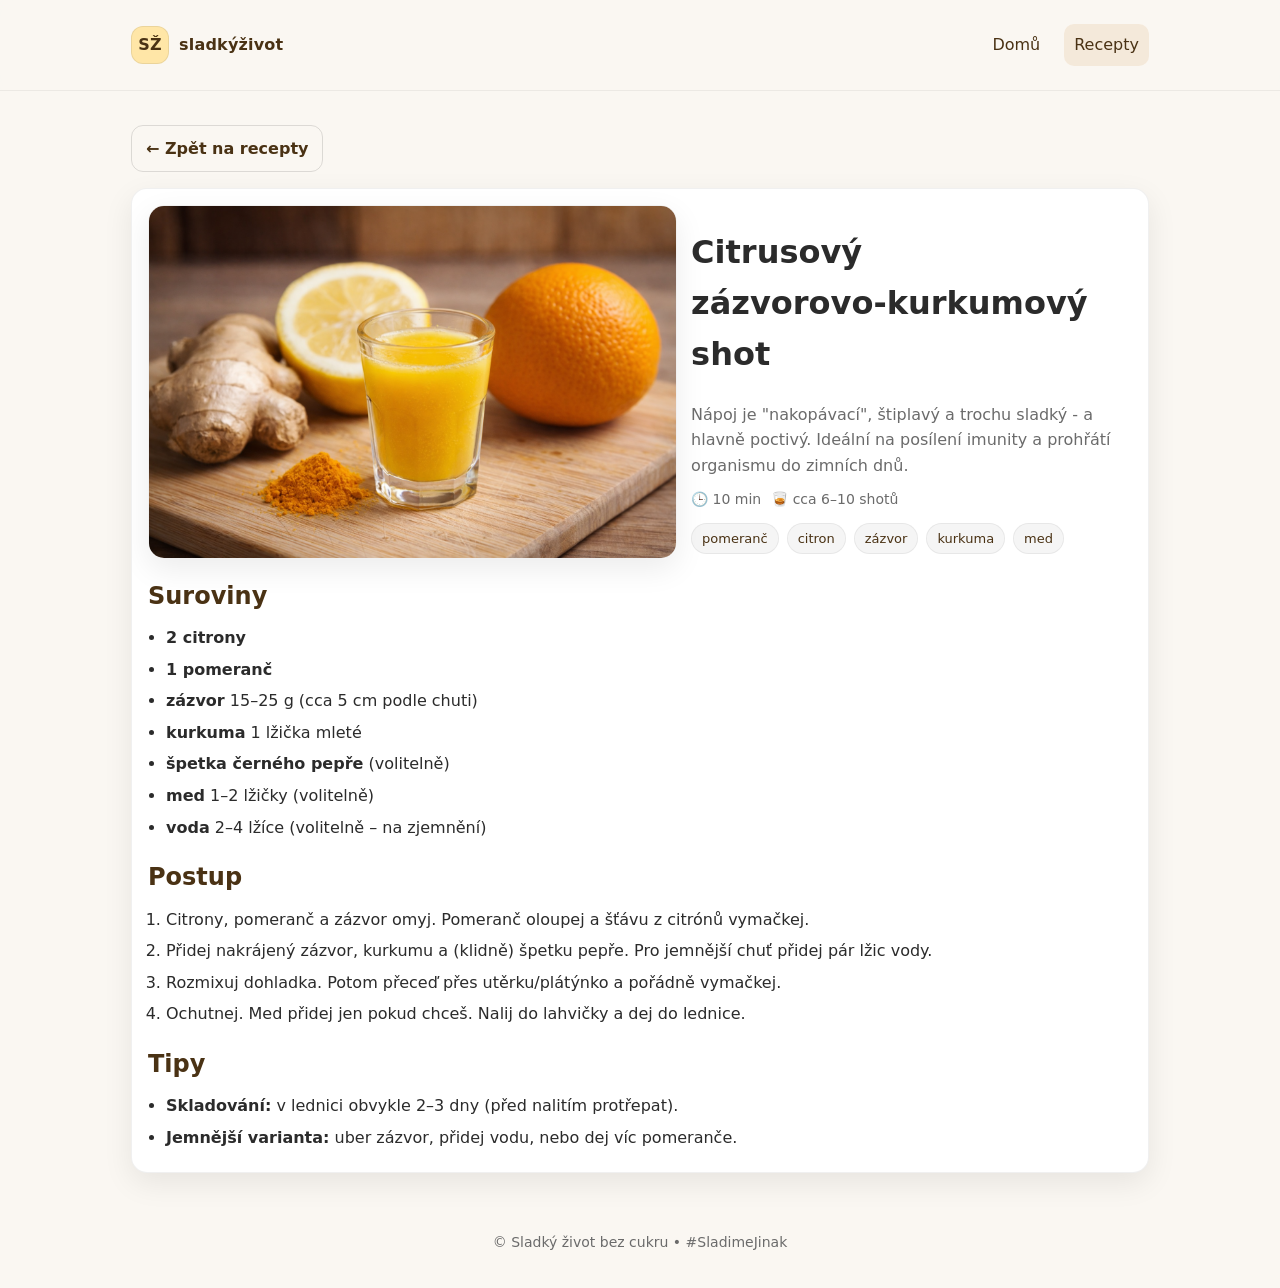
<file: recepty/citrusovy-zazvorovo-kurkumovy-shot.html>
<!doctype html>
<html lang="cs">
<head>
  <meta charset="utf-8" />
  <meta name="viewport" content="width=device-width, initial-scale=1" />
  <title>Citrusový zázvorovo‑kurkumový shot • Sladký život bez cukru</title>
  <meta name="description" content="Silný citrusový shot ze 2 citronů, pomeranče, zázvoru a kurkumy. Med je volitelný – sladkost může zůstat jen z citrusů." />
  <link rel="stylesheet" href="../assets/css/styles.css" />

  <link rel="icon" href="/assets/icons/favicon.ico">
  <link rel="icon" type="image/png" sizes="32x32" href="/assets/icons/favicon-32x32.png">
  <link rel="icon" type="image/png" sizes="16x16" href="/assets/icons/favicon-16x16.png">
  <link rel="apple-touch-icon" sizes="180x180" href="/assets/icons/apple-touch-icon.png">
  <link rel="manifest" href="/assets/icons/site.webmanifest">
  
  <link rel="sitemap" type="application/xml" href="/sitemap.xml">
  <script defer src="https://cloud.umami.is/script.js" data-website-id="2ecc7bef-0c24-413a-a776-a71b68c7d9f5"></script>
</head>

<body>
  <header class="site-header">
    <div class="container nav">
      <a class="brand" href="../index.html">
        <span class="brand-badge">SŽ</span>
        <span>sladkýživot</span>
      </a>
      <nav class="nav-links" aria-label="Hlavní navigace">
        <a href="../index.html">Domů</a>
        <a href="../recepty.html" aria-current="page">Recepty</a>
      </nav>
    </div>
  </header>

  <main class="container" style="padding-top:18px;">
    <p><a class="btn secondary" href="../recepty.html">← Zpět na recepty</a></p>
    
    <div class="card" style="padding:16px;">
      <div class="recipe-header">
        <div class="recipe-cover">
          <img 
            src="../assets/img/recepty/citrusovy-zazvorovo-kurkumovy-shot.png"
            alt="Citrusový zázvorovo-kurkumový shot ve skleničce"
            loading="lazy"
            />
        </div>
  
        <div class="recipe-intro">
          <h1>Citrusový zázvorovo‑kurkumový shot</h1>
          <p class="lead">
            Nápoj je "nakopávací", štiplavý a trochu sladký - a hlavně poctivý. Ideální na posílení imunity a prohřátí organismu do zimních dnů.
          </p>
  
          <div class="meta">
            <span>🕒 10 min</span>
            <span>🥃 cca 6–10 shotů</span>
          </div>
  
          <div class="badges">
            <span class="badge">pomeranč</span>
            <span class="badge">citron</span>
            <span class="badge">zázvor</span>
            <span class="badge">kurkuma</span>
            <span class="badge">med</span>
          </div>
        </div>
      </div>

      <div class="section">
        <h2>Suroviny</h2>
        <ul class="list">
          <li><strong>2 citrony</strong></li>
          <li><strong>1 pomeranč</strong></li>
          <li><strong>zázvor</strong> 15–25 g (cca 5 cm podle chuti)</li>
          <li><strong>kurkuma</strong> 1 lžička mleté</li>
          <li><strong>špetka černého pepře</strong> (volitelně)</li>
          <li><strong>med</strong> 1–2 lžičky (volitelně)</li>
          <li><strong>voda</strong> 2–4 lžíce (volitelně – na zjemnění)</li>
        </ul>
      </div>

      <div class="section">
        <h2>Postup</h2>
        <ol class="list">
          <li>Citrony, pomeranč a zázvor omyj. Pomeranč oloupej a šťávu z citrónů vymačkej.</li>
          <li>Přidej nakrájený zázvor, kurkumu a (klidně) špetku pepře. Pro jemnější chuť přidej pár lžic vody.</li>
          <li>Rozmixuj dohladka. Potom přeceď přes utěrku/plátýnko a pořádně vymačkej.</li>
          <li>Ochutnej. Med přidej jen pokud chceš. Nalij do lahvičky a dej do lednice.</li>
        </ol>
      </div>

      <div class="section">
        <h2>Tipy</h2>
        <ul class="list">
          <li><strong>Skladování:</strong> v lednici obvykle 2–3 dny (před nalitím protřepat).</li>
          <li><strong>Jemnější varianta:</strong> uber zázvor, přidej vodu, nebo dej víc pomeranče.</li>
        </ul>
      </div>

    </div>
  </main>

  <footer>
    &copy; Sladký život bez cukru • #SladimeJinak
  </footer>
  </body>
  </html>
</file>
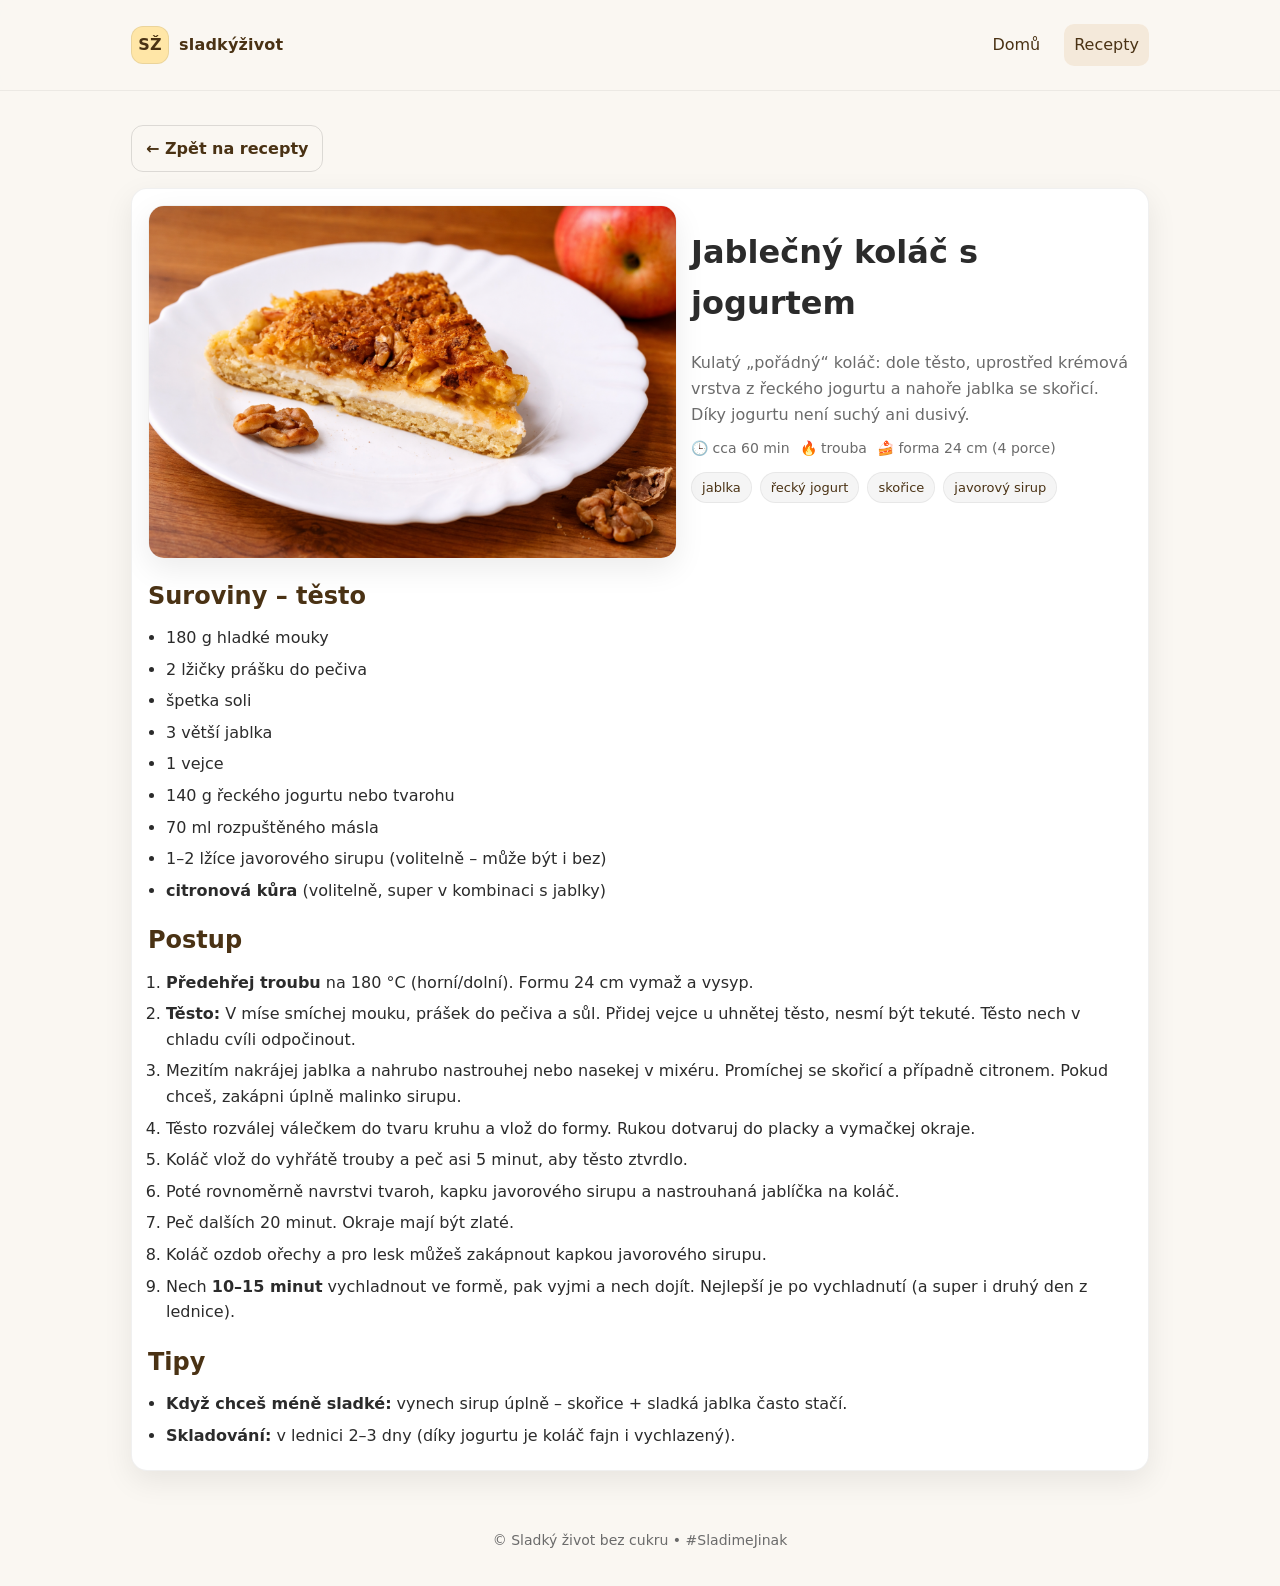
<file: recepty/jablecny-kolac-s-jogurtem.html>
<!doctype html>
<html lang="cs">
<head>
  <meta charset="utf-8" />
  <meta name="viewport" content="width=device-width, initial-scale=1" />
  <title>Jablečný koláč s jogurtem • Sladký život bez cukru</title>
  <meta name="description" content="Kulatý jablečný koláč: spodní vrstva těsta, uprostřed řecký jogurt a nahoře jablka se skořicí. Jemný, šťavnatý, bez přidaného cukru (javorový sirup jen volitelně)." />
  <link rel="stylesheet" href="../assets/css/styles.css" />

  <link rel="icon" href="/assets/icons/favicon.ico">
  <link rel="icon" type="image/png" sizes="32x32" href="/assets/icons/favicon-32x32.png">
  <link rel="icon" type="image/png" sizes="16x16" href="/assets/icons/favicon-16x16.png">
  <link rel="apple-touch-icon" sizes="180x180" href="/assets/icons/apple-touch-icon.png">
  <link rel="manifest" href="/assets/icons/site.webmanifest">

  <script defer src="https://cloud.umami.is/script.js" data-website-id="2ecc7bef-0c24-413a-a776-a71b68c7d9f5"></script>
</head>

<body>
  <header class="site-header">
    <div class="container nav">
      <a class="brand" href="../index.html">
        <span class="brand-badge">SŽ</span>
        <span>sladkýživot</span>
      </a>
      <nav class="nav-links" aria-label="Hlavní navigace">
        <a href="../index.html">Domů</a>
        <a href="../recepty.html" aria-current="page">Recepty</a>
      </nav>
    </div>
  </header>

  <main class="container" style="padding-top:18px;">
    <p><a class="btn secondary" href="../recepty.html">← Zpět na recepty</a></p>

    <div class="card" style="padding:16px;">
      <div class="recipe-header">
        <div class="recipe-cover">
          <img
            src="../assets/img/recepty/jablecny-kolac-s-jogurtem.png"
            alt="Jablečný koláč s vrstvou řeckého jogurtu a jablky se skořicí"
            loading="lazy"
          />
        </div>

        <div class="recipe-intro">
          <h1>Jablečný koláč s jogurtem</h1>
          <p class="lead">
            Kulatý „pořádný“ koláč: dole těsto, uprostřed krémová vrstva z řeckého jogurtu
            a nahoře jablka se skořicí. Díky jogurtu není suchý ani dusivý.
          </p>

          <div class="meta">
            <span>🕒 cca 60 min</span>
            <span>🔥 trouba</span>
            <span>🍰 forma 24 cm (4 porce)</span>
          </div>

          <div class="badges">
            <span class="badge">jablka</span>
            <span class="badge">řecký jogurt</span>
            <span class="badge">skořice</span>
            <span class="badge">javorový sirup</span>
          </div>
        </div>
      </div>

      <div class="section">
        <h2>Suroviny – těsto</h2>
        <ul class="list">
          <li>180 g hladké mouky</li>
          <li>2 lžičky prášku do pečiva</li>
          <li>špetka soli</li>
          <li>3 větší jablka</li>
          <li>1 vejce</li>
          <li>140 g řeckého jogurtu nebo tvarohu</li>
          <li>70 ml rozpuštěného másla</li>
          <li>1–2 lžíce javorového sirupu (volitelně – může být i bez)</li>
          <li><strong>citronová kůra</strong> (volitelně, super v kombinaci s jablky)</li>
        </ul>
      </div>

      <div class="section">
        <h2>Postup</h2>
        <ol class="list">
          <li><strong>Předehřej troubu</strong> na 180&nbsp;°C (horní/dolní). Formu 24&nbsp;cm vymaž a vysyp.</li>

          <li><strong>Těsto:</strong> V míse smíchej mouku, prášek do pečiva a sůl. Přidej vejce u uhnětej těsto, nesmí být tekuté.
            Těsto nech v chladu cvíli odpočinout.
          </li>

          <li>Mezitím nakrájej jablka a nahrubo nastrouhej nebo nasekej v mixéru. Promíchej se skořicí a případně citronem.
            Pokud chceš, zakápni úplně malinko sirupu.
          </li>
          <li>Těsto rozválej válečkem do tvaru kruhu a vlož do formy. Rukou dotvaruj do placky a vymačkej okraje.</li>

          <li>Koláč vlož do vyhřátě trouby a peč asi 5 minut, aby těsto ztvrdlo.</li>

          <li>Poté rovnoměrně navrstvi tvaroh, kapku javorového sirupu a nastrouhaná jablíčka na koláč.</li>

          <li>Peč dalších 20 minut. Okraje mají být zlaté.</li>

          <li>Koláč ozdob ořechy a pro lesk můžeš zakápnout kapkou javorového sirupu.</li>

          <li>Nech <strong>10–15 minut</strong> vychladnout ve formě, pak vyjmi a nech dojít. Nejlepší je po vychladnutí (a super i druhý den z lednice).</li>
        </ol>
      </div>

      <div class="section">
        <h2>Tipy</h2>
        <ul class="list">
          <li><strong>Když chceš méně sladké:</strong> vynech sirup úplně – skořice + sladká jablka často stačí.</li>
          <li><strong>Skladování:</strong> v lednici 2–3 dny (díky jogurtu je koláč fajn i vychlazený).</li>
        </ul>
      </div>

    </div>
  </main>

  <footer>
    &copy; Sladký život bez cukru • #SladimeJinak
  </footer>
</body>
</html>
</file>
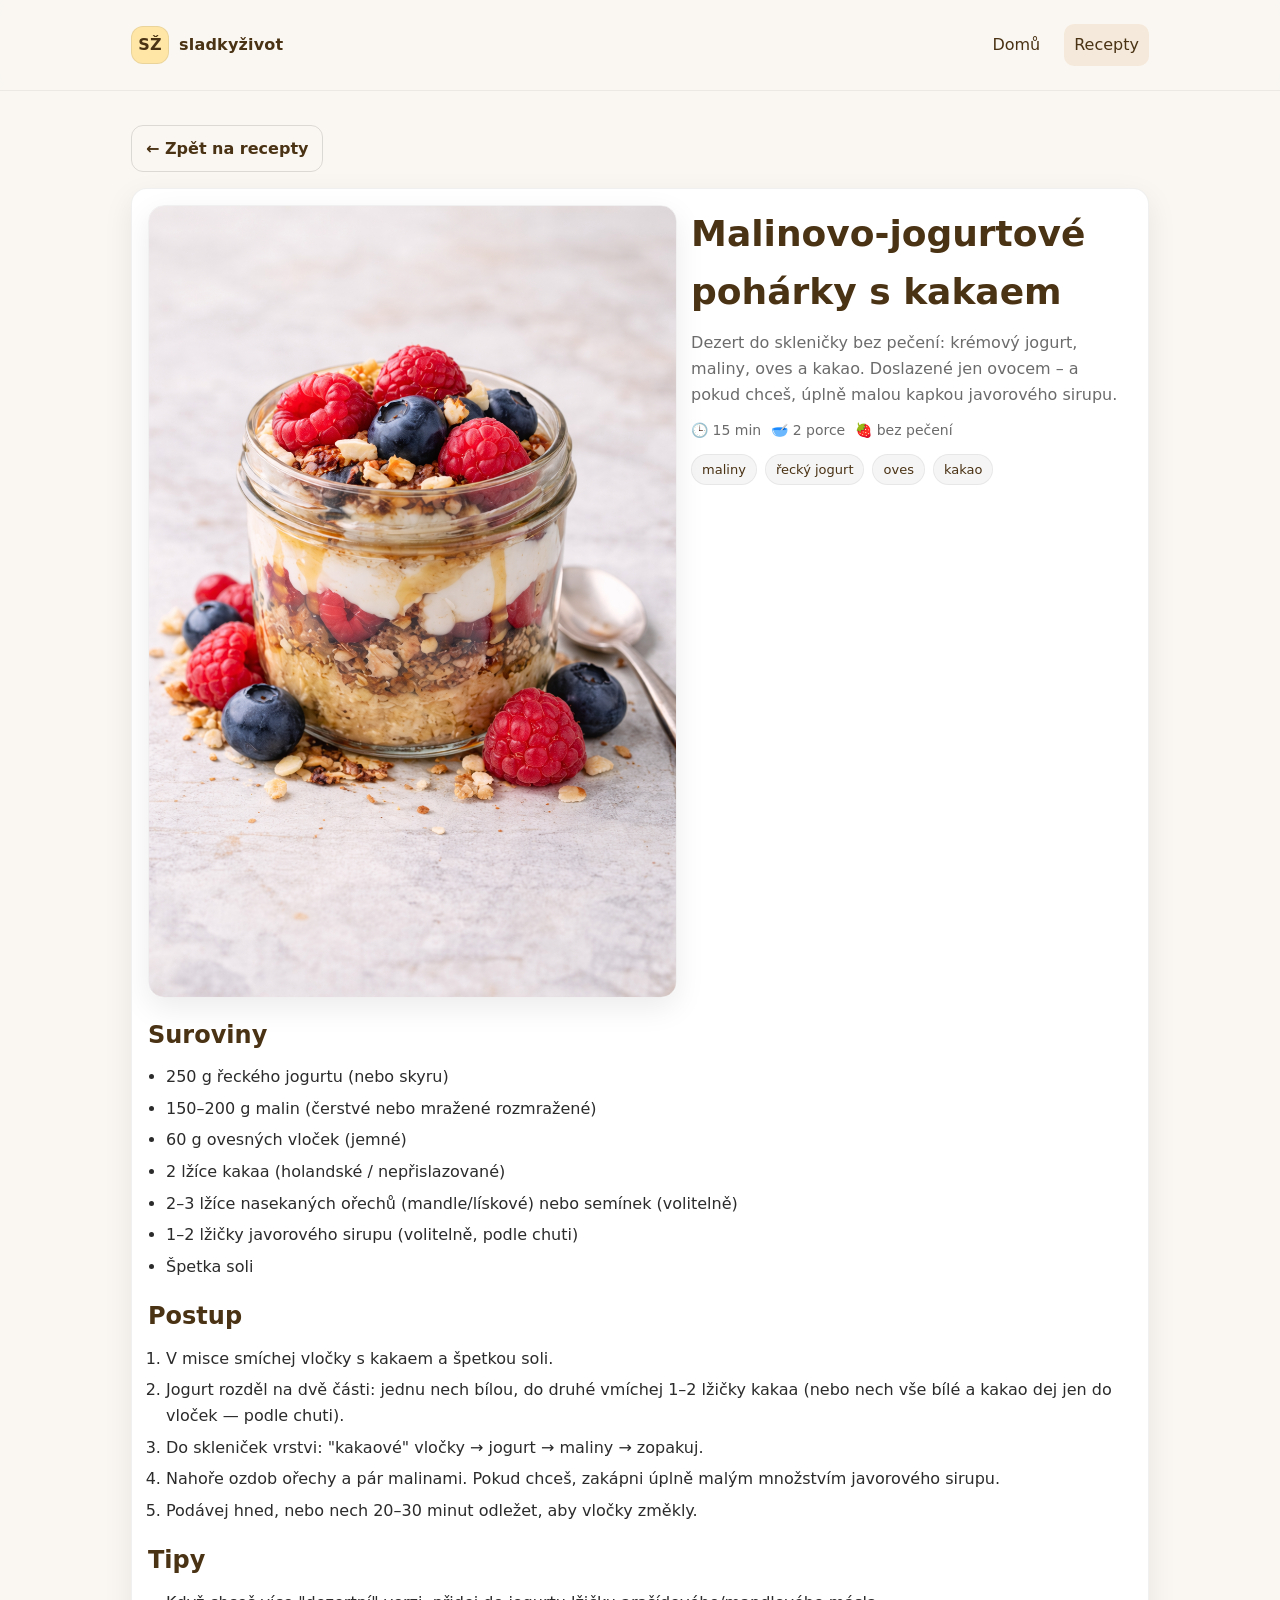
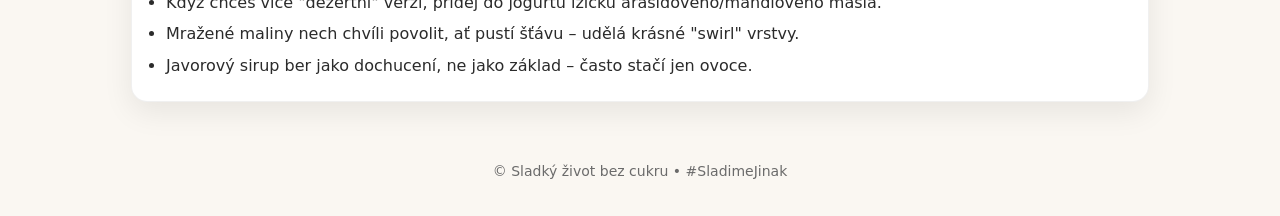
<file: recepty/malinovo-jogurtove-poharky.html>
<!doctype html>
<html lang="cs">
<head>
  <meta charset="utf-8" />
  <meta name="viewport" content="width=device-width,initial-scale=1" />
  <title>Malinovo‑jogurtové pohárky s kakaem • Sladký život bez cukru</title>
  <meta name="description" content="Rychlý dezert bez přidaného cukru: malinovo-jogurtové pohárky s ovesnými vločkami, kakaem a kapkou javorového sirupu." />
  <link rel="stylesheet" href="../assets/css/styles.css" />

  <link rel="icon" href="/assets/icons/favicon.ico">
  <link rel="icon" type="image/png" sizes="32x32" href="/assets/icons/favicon-32x32.png">
  <link rel="icon" type="image/png" sizes="16x16" href="/assets/icons/favicon-16x16.png">
  <link rel="apple-touch-icon" sizes="180x180" href="/assets/icons/apple-touch-icon.png">
  <link rel="manifest" href="/assets/icons/site.webmanifest">

  <link rel="sitemap" type="application/xml" href="/sitemap.xml">
  <script defer src="https://cloud.umami.is/script.js" data-website-id="2ecc7bef-0c24-413a-a776-a71b68c7d9f5"></script>
</head>
<body>

<header class="site-header">
  <div class="container nav">
    <a class="brand" href="../index.html">
      <span class="brand-badge">SŽ</span>
      <span>sladkyživot</span>
    </a>

    <nav class="nav-links" aria-label="Hlavní navigace">
      <a href="../index.html">Domů</a>
      <a href="../recepty.html" aria-current="page">Recepty</a>
    </nav>
  </div>
</header>

<main class="container" style="padding-top:18px;">

  <p><a class="btn secondary" href="../recepty.html">← Zpět na recepty</a></p>

  <div class="card" style="padding:16px;">
    <div class="recipe-header">
      <div class="recipe-cover">
        <img src="../assets/img/recepty/malinovo-jogurtove-poharky.png" alt="Malinovo-jogurtový pohárek" />
      </div>
      <div class="recipe-intro">
        <h1 style="margin:0;color:var(--brand);font-size:clamp(26px,3.2vw,36px);">Malinovo‑jogurtové pohárky s kakaem</h1>
        <p style="margin:10px 0 0;color:var(--muted);">
          Dezert do skleničky bez pečení: krémový jogurt, maliny, oves a kakao.
          Doslazené jen ovocem – a pokud chceš, úplně malou kapkou javorového sirupu.
        </p>
        <div class="meta" style="margin-top:12px;">
          <span>🕒 15 min</span>
          <span>🥣 2 porce</span>
          <span>🍓 bez pečení</span>
        </div>
        <div class="badges">
          <span class="badge">maliny</span>
          <span class="badge">řecký jogurt</span>
          <span class="badge">oves</span>
          <span class="badge">kakao</span>
        </div>
      </div>
    </div>

    <div class="section">
      <h2>Suroviny</h2>
      <ul class="list">
        <li>250 g řeckého jogurtu (nebo skyru)</li>
        <li>150–200 g malin (čerstvé nebo mražené rozmražené)</li>
        <li>60 g ovesných vloček (jemné)</li>
        <li>2 lžíce kakaa (holandské / nepřislazované)</li>
        <li>2–3 lžíce nasekaných ořechů (mandle/lískové) nebo semínek (volitelně)</li>
        <li>1–2 lžičky javorového sirupu (volitelně, podle chuti)</li>
        <li>Špetka soli</li>
      </ul>
    </div>

    <div class="section">
      <h2>Postup</h2>
      <ol class="list">
        <li>V misce smíchej vločky s kakaem a špetkou soli.</li>
        <li>Jogurt rozděl na dvě části: jednu nech bílou, do druhé vmíchej 1–2 lžičky kakaa (nebo nech vše bílé a kakao dej jen do vloček — podle chuti).</li>
        <li>Do skleniček vrstvi: "kakaové" vločky → jogurt → maliny → zopakuj.</li>
        <li>Nahoře ozdob ořechy a pár malinami. Pokud chceš, zakápni úplně malým množstvím javorového sirupu.</li>
        <li>Podávej hned, nebo nech 20–30 minut odležet, aby vločky změkly.</li>
      </ol>
    </div>

    <div class="section">
      <h2>Tipy</h2>
      <ul class="list">
        <li>Když chceš více "dezertní" verzi, přidej do jogurtu lžičku arašídového/mandlového másla.</li>
        <li>Mražené maliny nech chvíli povolit, ať pustí šťávu – udělá krásné "swirl" vrstvy.</li>
        <li>Javorový sirup ber jako dochucení, ne jako základ – často stačí jen ovoce.</li>
      </ul>
    </div>

  </div>

</main>

<footer>
  &copy; Sladký život bez cukru • #SladimeJinak
</footer>

</body>
</html>
</file>
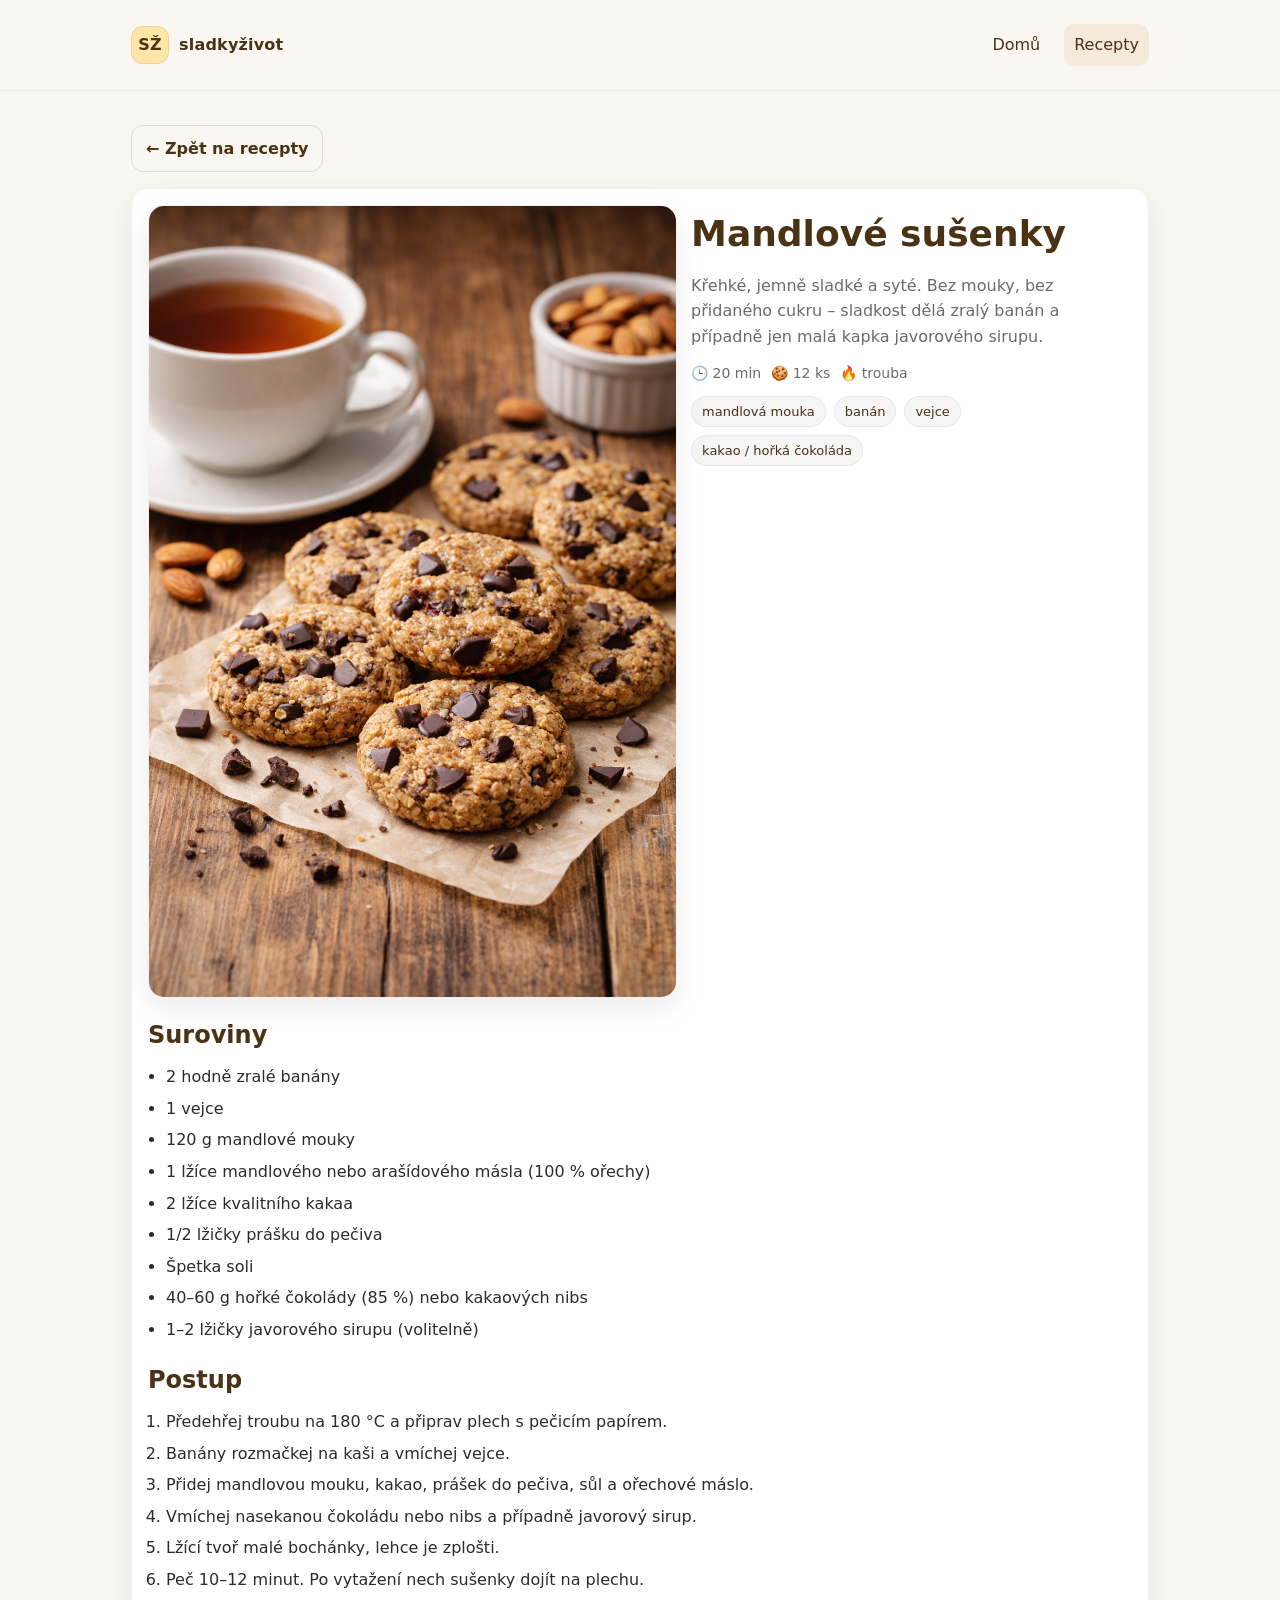
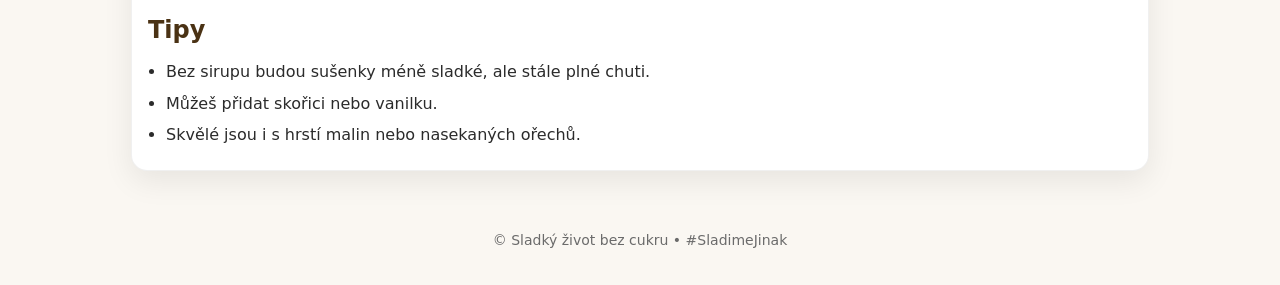
<file: recepty/mandlove-susenky.html>
<!doctype html>
<html lang="cs">
<head>
  <meta charset="utf-8" />
  <meta name="viewport" content="width=device-width,initial-scale=1" />
  <title>Mandlové sušenky (bez cukru) • Sladký život bez cukru</title>
  <meta name="description" content="Jednoduché mandlové sušenky bez přidaného cukru. Slazené banánem a volitelně kapkou javorového sirupu." />
  <link rel="stylesheet" href="../assets/css/styles.css" />

  <link rel="icon" href="/assets/icons/favicon.ico">
  <link rel="icon" type="image/png" sizes="32x32" href="/assets/icons/favicon-32x32.png">
  <link rel="icon" type="image/png" sizes="16x16" href="/assets/icons/favicon-16x16.png">
  <link rel="apple-touch-icon" sizes="180x180" href="/assets/icons/apple-touch-icon.png">
  <link rel="manifest" href="/assets/icons/site.webmanifest">
  
  <link rel="sitemap" type="application/xml" href="/sitemap.xml">
  <script defer src="https://cloud.umami.is/script.js" data-website-id="2ecc7bef-0c24-413a-a776-a71b68c7d9f5"></script>
</head>
<body>

<header class="site-header">
  <div class="container nav">
    <a class="brand" href="../index.html">
      <span class="brand-badge">SŽ</span>
      <span>sladkyživot</span>
    </a>

    <nav class="nav-links" aria-label="Hlavní navigace">
      <a href="../index.html">Domů</a>
      <a href="../recepty.html" aria-current="page">Recepty</a>
    </nav>
  </div>
</header>

<main class="container" style="padding-top:18px;">

  <p><a class="btn secondary" href="../recepty.html">← Zpět na recepty</a></p>

  <div class="card" style="padding:16px;">

    <div class="recipe-header">
      <div class="recipe-cover">
        <img src="../assets/img/recepty/mandlove-cookies-caj.png"
             alt="Mandlové sušenky bez cukru s čajem na dřevěném stole" />
      </div>

      <div class="recipe-intro">
        <h1 style="margin:0;color:var(--brand);font-size:clamp(26px,3.2vw,36px);">
          Mandlové sušenky
        </h1>

        <p style="margin:10px 0 0;color:var(--muted);">
          Křehké, jemně sladké a syté.
          Bez mouky, bez přidaného cukru – sladkost dělá zralý banán
          a případně jen malá kapka javorového sirupu.
        </p>

        <div class="meta" style="margin-top:12px;">
          <span>🕒 20 min</span>
          <span>🍪 12 ks</span>
          <span>🔥 trouba</span>
        </div>

        <div class="badges">
          <span class="badge">mandlová mouka</span>
          <span class="badge">banán</span>
          <span class="badge">vejce</span>
          <span class="badge">kakao / hořká čokoláda</span>
        </div>
      </div>
    </div>

    <div class="section">
      <h2>Suroviny</h2>
      <ul class="list">
        <li>2 hodně zralé banány</li>
        <li>1 vejce</li>
        <li>120 g mandlové mouky</li>
        <li>1 lžíce mandlového nebo arašídového másla (100 % ořechy)</li>
        <li>2 lžíce kvalitního kakaa</li>
        <li>1/2 lžičky prášku do pečiva</li>
        <li>Špetka soli</li>
        <li>40–60 g hořké čokolády (85 %) nebo kakaových nibs</li>
        <li>1–2 lžičky javorového sirupu (volitelně)</li>
      </ul>
    </div>

    <div class="section">
      <h2>Postup</h2>
      <ol class="list">
        <li>Předehřej troubu na 180 °C a připrav plech s pečicím papírem.</li>
        <li>Banány rozmačkej na kaši a vmíchej vejce.</li>
        <li>Přidej mandlovou mouku, kakao, prášek do pečiva, sůl a ořechové máslo.</li>
        <li>Vmíchej nasekanou čokoládu nebo nibs a případně javorový sirup.</li>
        <li>Lžící tvoř malé bochánky, lehce je zplošti.</li>
        <li>Peč 10–12 minut. Po vytažení nech sušenky dojít na plechu.</li>
      </ol>
    </div>

    <div class="section">
      <h2>Tipy</h2>
      <ul class="list">
        <li>Bez sirupu budou sušenky méně sladké, ale stále plné chuti.</li>
        <li>Můžeš přidat skořici nebo vanilku.</li>
        <li>Skvělé jsou i s hrstí malin nebo nasekaných ořechů.</li>
      </ul>
    </div>

  </div>

</main>

<footer>
  © Sladký život bez cukru • #SladimeJinak
</footer>

</body>
</html>
</file>
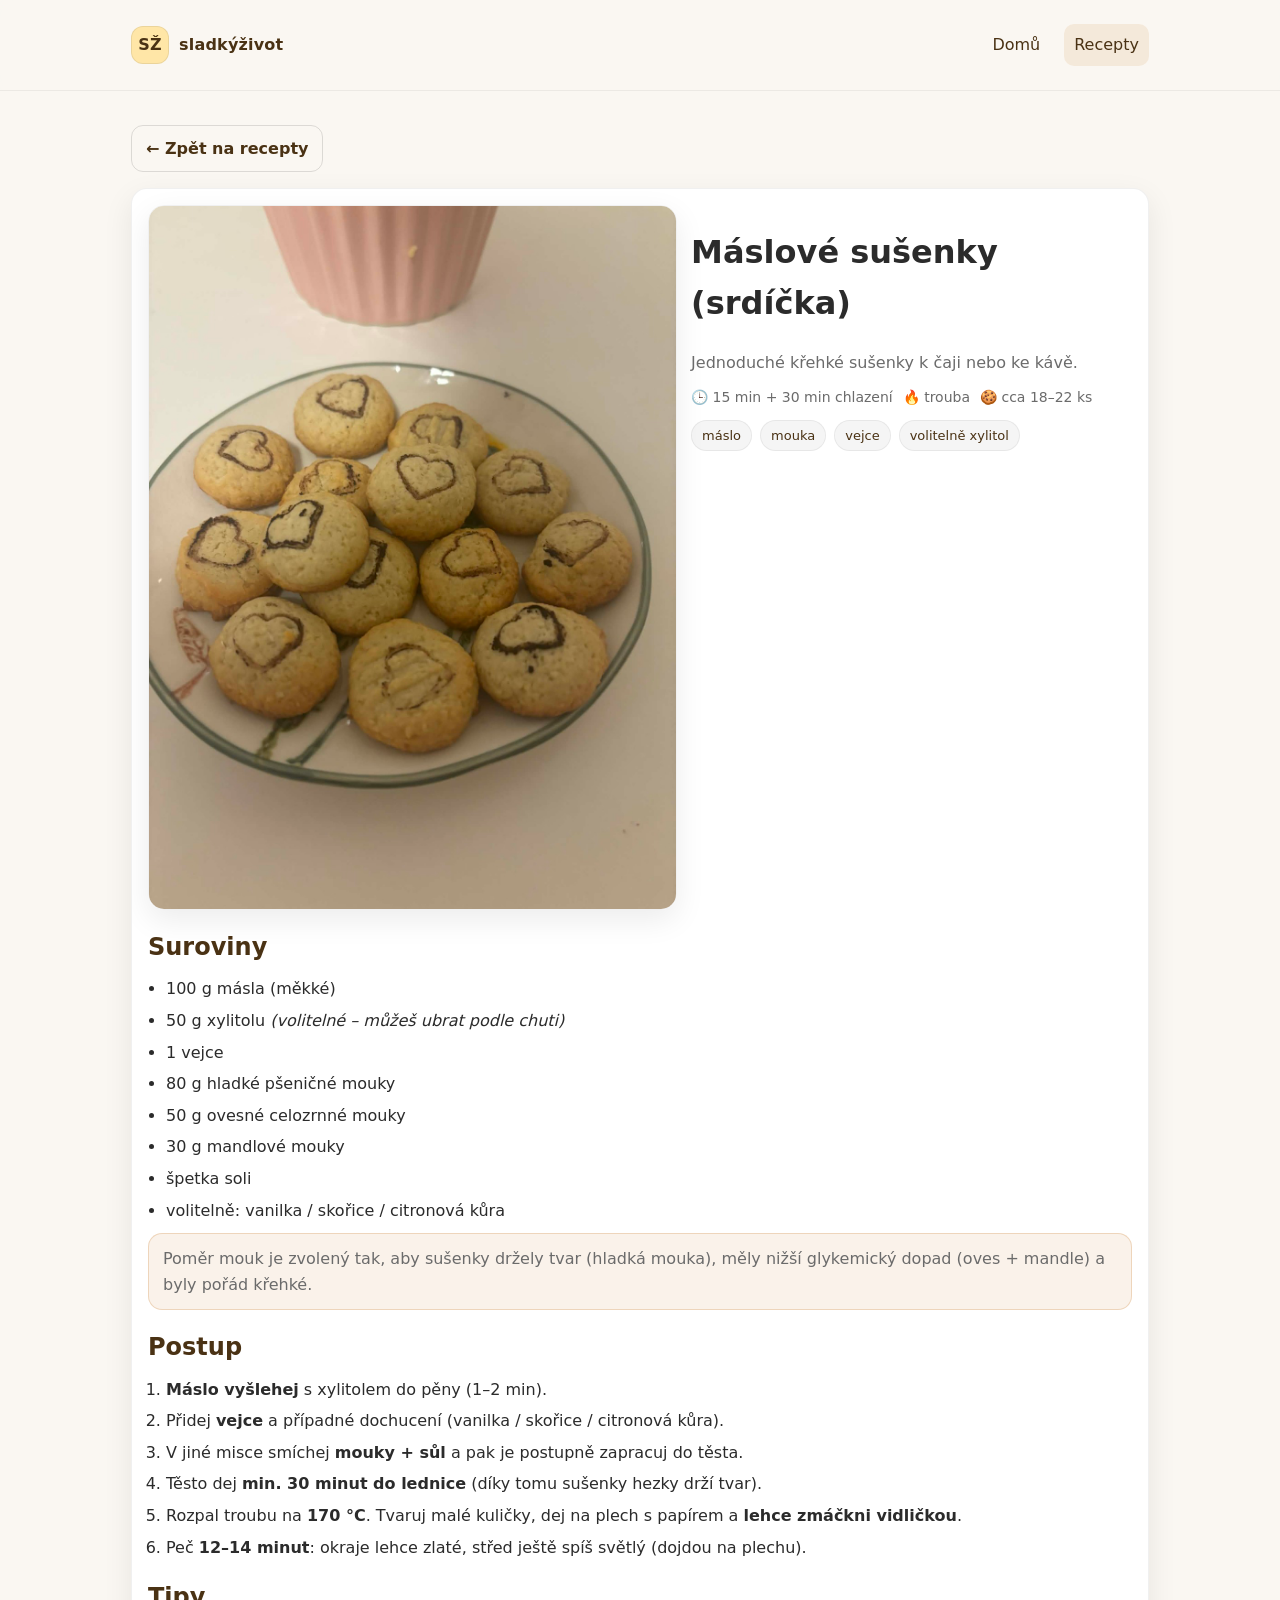
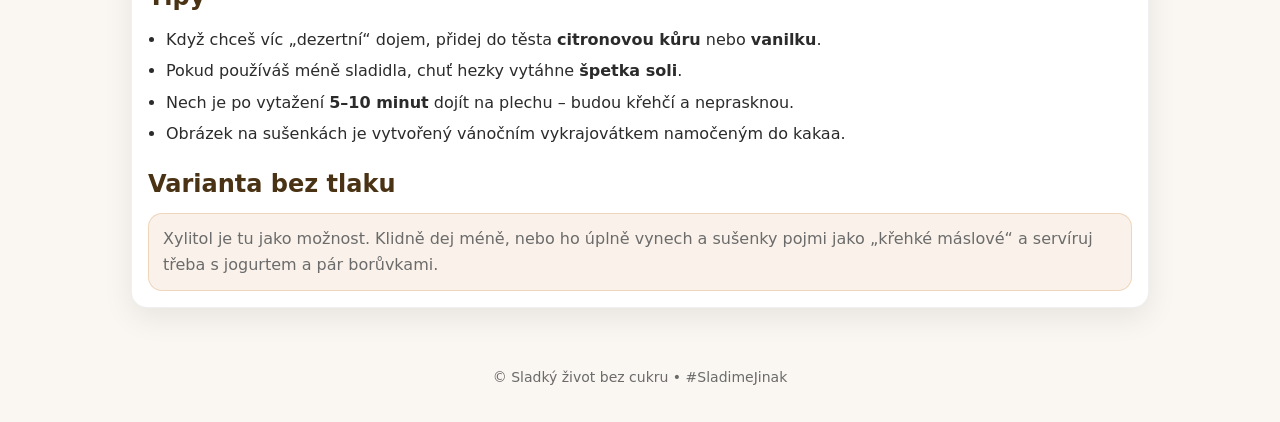
<file: recepty/maslove-susenky.html>
<!DOCTYPE html>
<html lang="cs">
<head>
  <meta charset="utf-8" />
  <meta name="viewport" content="width=device-width, initial-scale=1" />
  <title>Máslové sušenky (srdíčka) • Sladký život bez cukru</title>
  <meta name="description" content="Křehké máslové sušenky se směsí mouk (pšenice + oves + mandle). Xylitol je volitelný. Hotové za chvilku." />
  <link rel="stylesheet" href="../assets/css/styles.css" />

  <link rel="icon" href="/assets/icons/favicon.ico">
  <link rel="icon" type="image/png" sizes="32x32" href="/assets/icons/favicon-32x32.png">
  <link rel="icon" type="image/png" sizes="16x16" href="/assets/icons/favicon-16x16.png">
  <link rel="apple-touch-icon" sizes="180x180" href="/assets/icons/apple-touch-icon.png">
  <link rel="manifest" href="/assets/icons/site.webmanifest">
  
  <link rel="sitemap" type="application/xml" href="/sitemap.xml">
  <script defer src="https://cloud.umami.is/script.js" data-website-id="2ecc7bef-0c24-413a-a776-a71b68c7d9f5"></script>
</head>

<body>
<header class="site-header">
  <div class="container nav">
    <a class="brand" href="../index.html">
      <span class="brand-badge">SŽ</span>
      <span>sladkýživot</span>
    </a>
    <nav class="nav-links" aria-label="Hlavní navigace">
      <a href="../index.html">Domů</a>
      <a href="../recepty.html" aria-current="page">Recepty</a>
    </nav>
  </div>
</header>

<main class="container" style="padding-top:18px;">
  <p><a class="btn secondary" href="../recepty.html">← Zpět na recepty</a></p>

  <div class="card" style="padding:16px;">
    <div class="recipe-header">
      <div class="recipe-cover">
        <img
          src="../assets/img/recepty/maslove-susenky-srdicka.jpg"
          alt="Máslové sušenky se srdíčky"
          loading="lazy"
          />
      </div>

      <div class="recipe-intro">
        <h1>Máslové sušenky (srdíčka)</h1>
        <p class="lead">
          Jednoduché křehké sušenky k čaji nebo ke kávě.
        </p>

        <div class="meta">
          <span>🕒 15 min + 30 min chlazení</span>
          <span>🔥 trouba</span>
          <span>🍪 cca 18–22 ks</span>
        </div>

        <div class="badges">
          <span class="badge">máslo</span>
          <span class="badge">mouka</span>
          <span class="badge">vejce</span>
            <span class="badge">volitelně xylitol</span>
        </div>
      </div>
    </div>

    <div class="section">
      <h2>Suroviny</h2>
      <ul class="list">
        <li>100 g másla (měkké)</li>
        <li>50 g xylitolu <em>(volitelné – můžeš ubrat podle chuti)</em></li>
        <li>1 vejce</li>
        <li>80 g hladké pšeničné mouky</li>
        <li>50 g ovesné celozrnné mouky</li>
        <li>30 g mandlové mouky</li>
        <li>špetka soli</li>
        <li>volitelně: vanilka / skořice / citronová kůra</li>
      </ul>

      <p class="note" style="margin-top:10px;">
        Poměr mouk je zvolený tak, aby sušenky držely tvar (hladká mouka), měly nižší glykemický dopad (oves + mandle) a byly pořád křehké.
      </p>
    </div>

    <div class="section">
      <h2>Postup</h2>
      <ol class="list">
        <li><strong>Máslo vyšlehej</strong> s xylitolem do pěny (1–2 min).</li>
        <li>Přidej <strong>vejce</strong> a případné dochucení (vanilka / skořice / citronová kůra).</li>
        <li>V jiné misce smíchej <strong>mouky + sůl</strong> a pak je postupně zapracuj do těsta.</li>
        <li>Těsto dej <strong>min. 30 minut do lednice</strong> (díky tomu sušenky hezky drží tvar).</li>
        <li>Rozpal troubu na <strong>170 °C</strong>. Tvaruj malé kuličky, dej na plech s papírem a <strong>lehce zmáčkni vidličkou</strong>.</li>
        <li>Peč <strong>12–14 minut</strong>: okraje lehce zlaté, střed ještě spíš světlý (dojdou na plechu).</li>
      </ol>
    </div>

    <div class="section">
      <h2>Tipy</h2>
      <ul class="list">
        <li>Když chceš víc „dezertní“ dojem, přidej do těsta <strong>citronovou kůru</strong> nebo <strong>vanilku</strong>.</li>
        <li>Pokud používáš méně sladidla, chuť hezky vytáhne <strong>špetka soli</strong>.</li>
        <li>Nech je po vytažení <strong>5–10 minut</strong> dojít na plechu – budou křehčí a neprasknou.</li>
        <li>Obrázek na sušenkách je vytvořený vánočním vykrajovátkem namočeným do kakaa.</li>
      </ul>
    </div>

<div class="section">
        <h2>Varianta bez tlaku</h2>
        <p class="note">
          Xylitol je tu jako možnost. Klidně dej méně, nebo ho úplně vynech a sušenky pojmi jako „křehké máslové“
          a servíruj třeba s jogurtem a pár borůvkami.
        </p>
      </div>

  </div>
</main>

<footer>
  &copy; Sladký život bez cukru • #SladimeJinak
</footer>
</body>
</html>
</file>
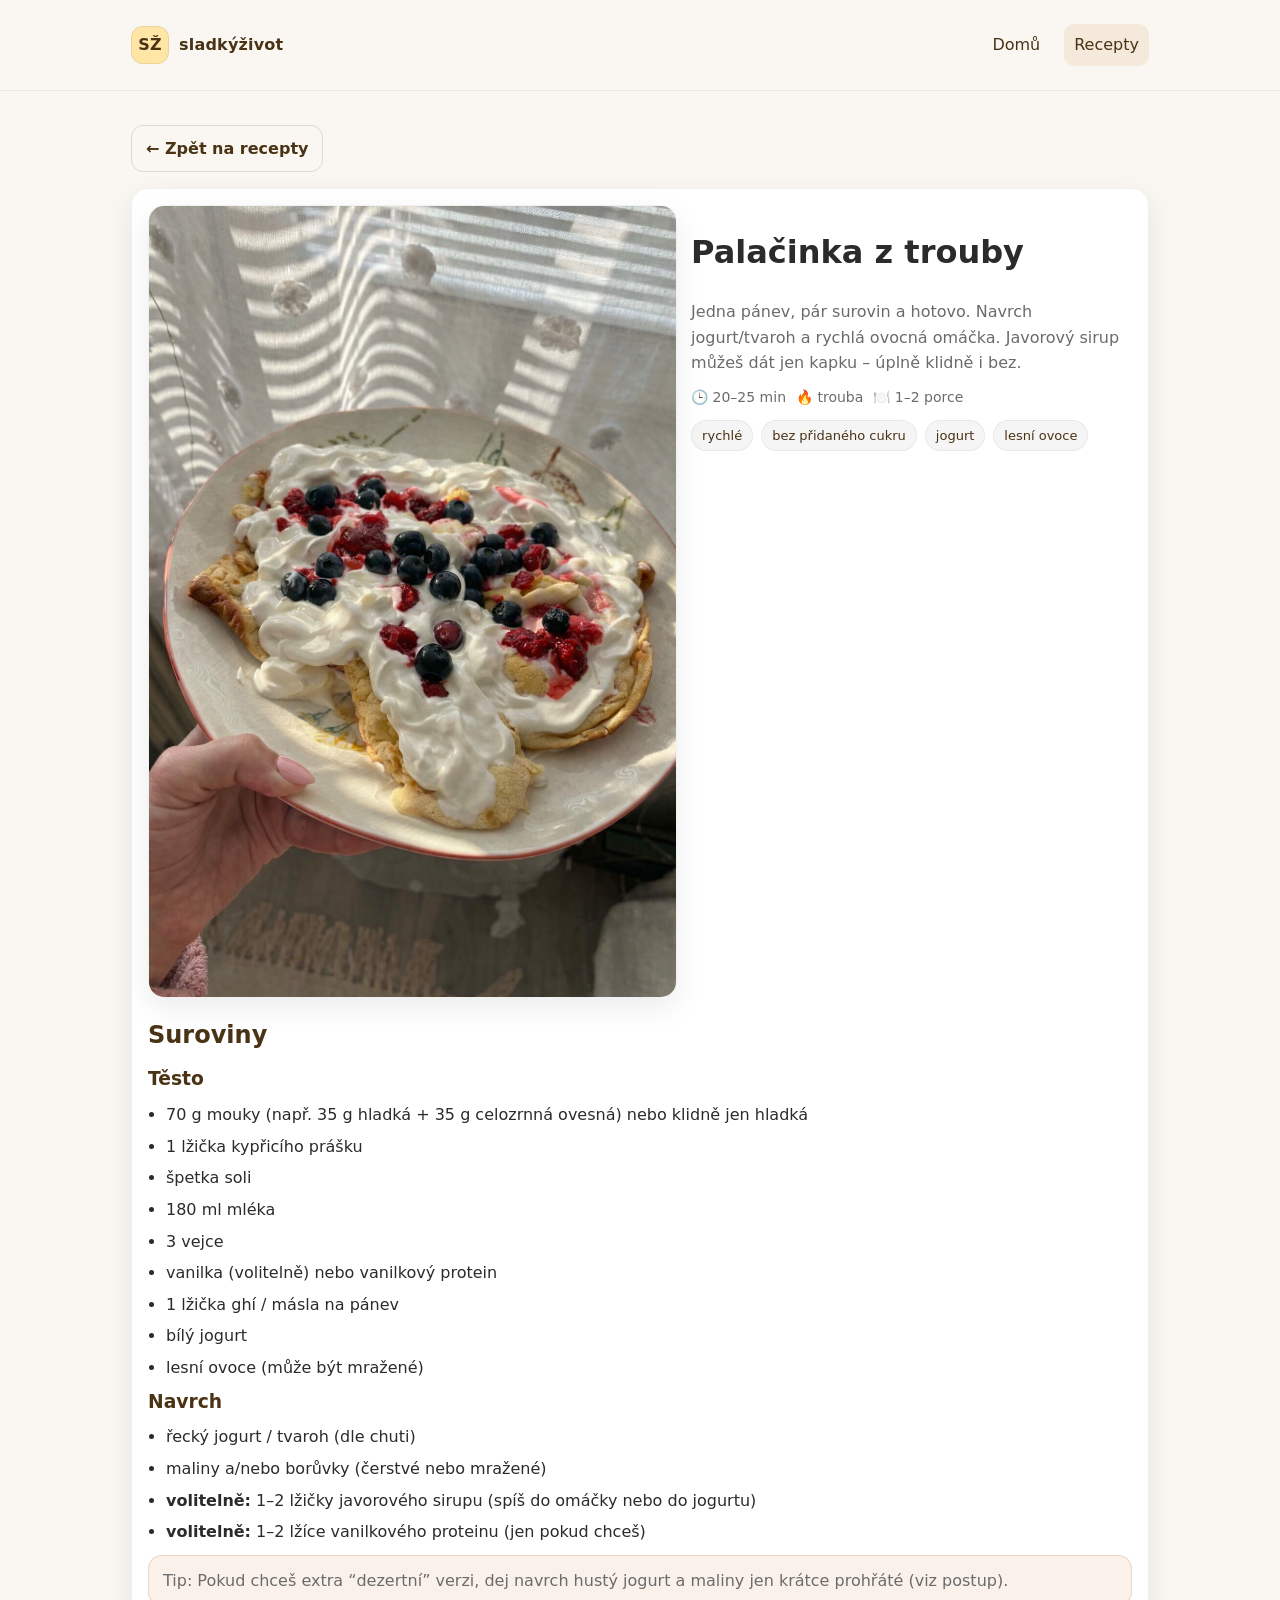
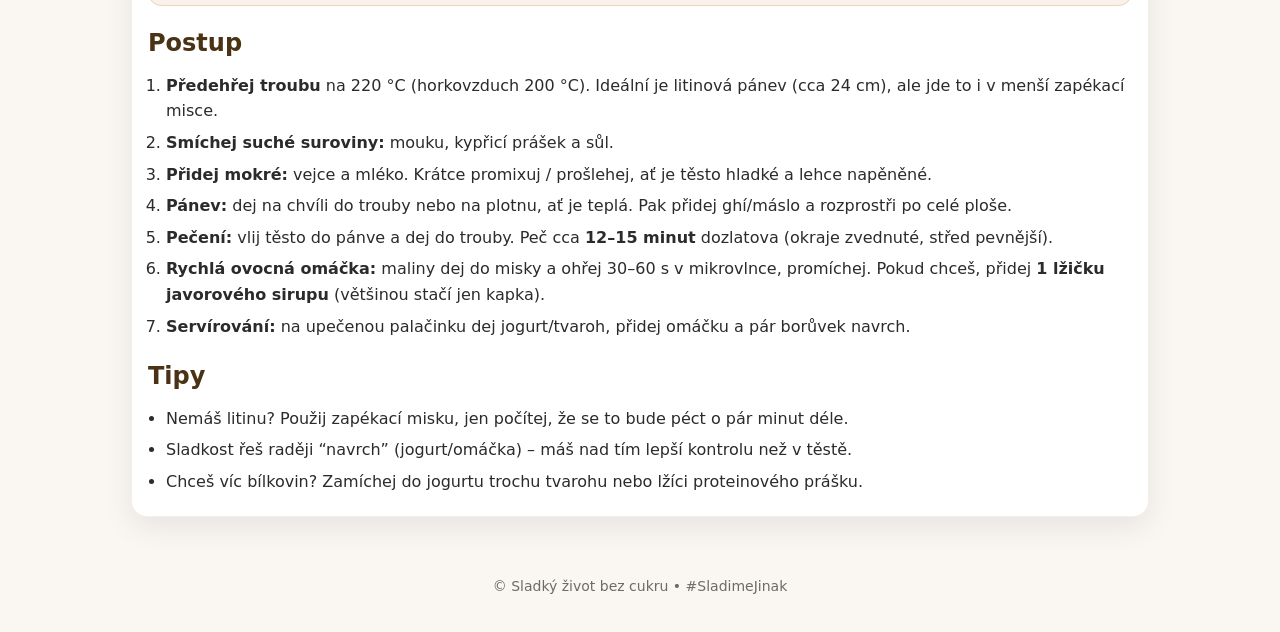
<file: recepty/palacinka-z-trouby.html>
<!DOCTYPE html>
<html lang="cs">
<head>
  <meta charset="utf-8">
  <meta name="viewport" content="width=device-width, initial-scale=1">
  <title>Palačinka z trouby • Sladký život bez cukru</title>
  <meta name="description" content="Palačinka z trouby: jednoduché těsto, upečeš v jedné pánvi a navrch dáš jogurt + ovoce. Javorový sirup jen volitelně.">
  <link rel="stylesheet" href="../assets/css/styles.css">

  <link rel="icon" href="/assets/icons/favicon.ico">
  <link rel="icon" type="image/png" sizes="32x32" href="/assets/icons/favicon-32x32.png">
  <link rel="icon" type="image/png" sizes="16x16" href="/assets/icons/favicon-16x16.png">
  <link rel="apple-touch-icon" sizes="180x180" href="/assets/icons/apple-touch-icon.png">
  <link rel="manifest" href="/assets/icons/site.webmanifest">
  
  <link rel="sitemap" type="application/xml" href="/sitemap.xml">
  <script defer src="https://cloud.umami.is/script.js" data-website-id="2ecc7bef-0c24-413a-a776-a71b68c7d9f5"></script>
</head>

<body>
<header class="site-header">
  <div class="container nav">
    <a class="brand" href="../index.html">
      <span class="brand-badge">SŽ</span>
      <span>sladkýživot</span>
    </a>
    <nav class="nav-links" aria-label="Hlavní navigace">
      <a href="../index.html">Domů</a>
      <a href="../recepty.html" aria-current="page">Recepty</a>
    </nav>
  </div>
</header>

<main class="container" style="padding-top:18px;">
  <p><a class="btn secondary" href="../recepty.html">← Zpět na recepty</a></p>

  <div class="card" style="padding:16px;">
    <div class="recipe-header">
      <div class="recipe-cover">
        <img
          src="../assets/img/recepty/palacinka-z-trouby.jpg"
          alt="Palačinka z trouby s jogurtem a lesním ovocem"
          loading="lazy">
      </div>

      <div class="recipe-intro">
        <h1>Palačinka z trouby</h1>
        <p class="lead">
          Jedna pánev, pár surovin a hotovo. Navrch jogurt/tvaroh a rychlá ovocná omáčka.
          Javorový sirup můžeš dát jen kapku – úplně klidně i bez.
        </p>

        <div class="meta">
          <span>🕒 20–25 min</span>
          <span>🔥 trouba</span>
          <span>🍽️ 1–2 porce</span>
        </div>

        <div class="badges">
          <span class="badge">rychlé</span>
          <span class="badge">bez přidaného cukru</span>
          <span class="badge">jogurt</span>
          <span class="badge">lesní ovoce</span>
        </div>
      </div>
    </div>

    <div class="section">
      <h2>Suroviny</h2>

      <h3>Těsto</h3>
      <ul class="list">
        <li>70 g mouky (např. 35 g hladká + 35 g celozrnná ovesná) nebo klidně jen hladká</li>
        <li>1 lžička kypřicího prášku</li>
        <li>špetka soli</li>
        <li>180 ml mléka</li>
        <li>3 vejce</li>
        <li>vanilka (volitelně) nebo vanilkový protein</li>
        <li>1 lžička ghí / másla na pánev</li>
        <li>bílý jogurt</li>
        <li>lesní ovoce (může být mražené)</li>
      </ul>

      <h3>Navrch</h3>
      <ul class="list">
        <li>řecký jogurt / tvaroh (dle chuti)</li>
        <li>maliny a/nebo borůvky (čerstvé nebo mražené)</li>
        <li><strong>volitelně:</strong> 1–2 lžičky javorového sirupu (spíš do omáčky nebo do jogurtu)</li>
        <li><strong>volitelně:</strong> 1–2 lžíce vanilkového proteinu (jen pokud chceš)</li>
      </ul>

      <p class="note" style="margin-top:10px;">
        Tip: Pokud chceš extra “dezertní” verzi, dej navrch hustý jogurt a maliny jen krátce prohřáté (viz postup).
      </p>
    </div>

    <div class="section">
      <h2>Postup</h2>
      <ol class="list">
        <li><strong>Předehřej troubu</strong> na 220&nbsp;°C (horkovzduch 200&nbsp;°C). Ideální je litinová pánev (cca 24 cm), ale jde to i v menší zapékací misce.</li>

        <li><strong>Smíchej suché suroviny:</strong> mouku, kypřicí prášek a sůl.</li>

        <li><strong>Přidej mokré:</strong> vejce a mléko. Krátce promixuj / prošlehej, ať je těsto hladké a lehce napěněné.</li>

        <li><strong>Pánev:</strong> dej na chvíli do trouby nebo na plotnu, ať je teplá. Pak přidej ghí/máslo a rozprostři po celé ploše.</li>

        <li><strong>Pečení:</strong> vlij těsto do pánve a dej do trouby. Peč cca <strong>12–15 minut</strong> dozlatova (okraje zvednuté, střed pevnější).</li>

        <li><strong>Rychlá ovocná omáčka:</strong> maliny dej do misky a ohřej 30–60 s v mikrovlnce, promíchej.
          Pokud chceš, přidej <strong>1 lžičku javorového sirupu</strong> (většinou stačí jen kapka).</li>

        <li><strong>Servírování:</strong> na upečenou palačinku dej jogurt/tvaroh, přidej omáčku a pár borůvek navrch.</li>
      </ol>
    </div>

    <div class="section">
      <h2>Tipy</h2>
      <ul class="list">
        <li>Nemáš litinu? Použij zapékací misku, jen počítej, že se to bude péct o pár minut déle.</li>
        <li>Sladkost řeš raději “navrch” (jogurt/omáčka) – máš nad tím lepší kontrolu než v těstě.</li>
        <li>Chceš víc bílkovin? Zamíchej do jogurtu trochu tvarohu nebo lžíci proteinového prášku.</li>
      </ul>
    </div>

  </div>
</main>

<footer>
  &copy; Sladký život bez cukru • #SladimeJinak
</footer>

</body>
</html>
</file>
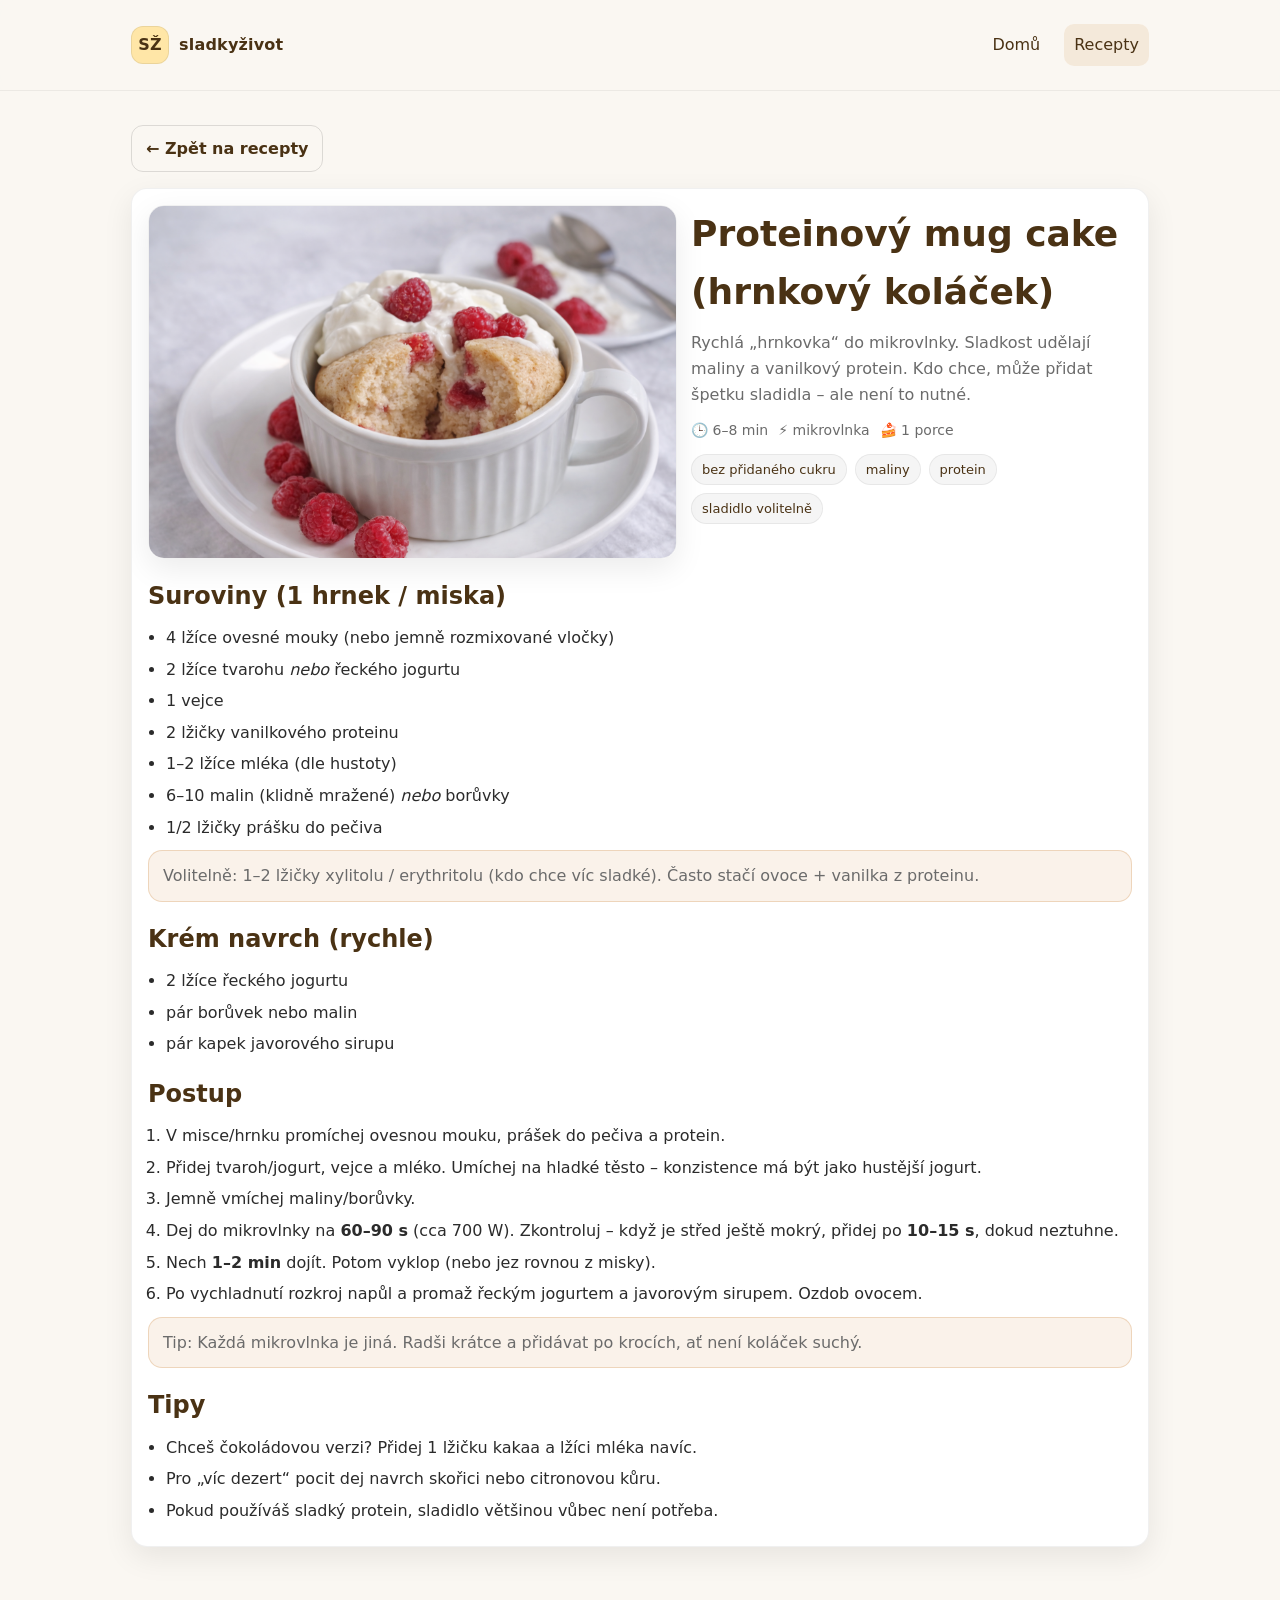
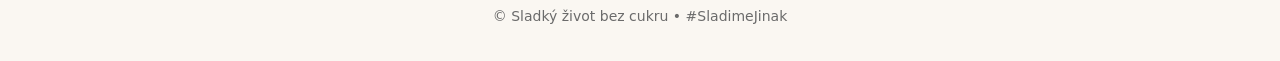
<file: recepty/proteinovy-mug-cake.html>
<!DOCTYPE html>
<html lang="cs">
<head>
  <meta charset="utf-8">
  <meta name="viewport" content="width=device-width, initial-scale=1">
  <title>Proteinový mug cake • Sladký život bez cukru</title>
  <meta name="description" content="Rychlý hrnkový koláček do mikrovlnky bez přidaného cukru: ovesná mouka, tvaroh/jogurt, vejce, maliny a vanilkový protein. Sladidlo volitelně.">
  <link rel="stylesheet" href="../assets/css/styles.css">

  <link rel="icon" href="/assets/icons/favicon.ico">
  <link rel="icon" type="image/png" sizes="32x32" href="/assets/icons/favicon-32x32.png">
  <link rel="icon" type="image/png" sizes="16x16" href="/assets/icons/favicon-16x16.png">
  <link rel="apple-touch-icon" sizes="180x180" href="/assets/icons/apple-touch-icon.png">
  <link rel="manifest" href="/assets/icons/site.webmanifest">

  <link rel="sitemap" type="application/xml" href="/sitemap.xml">
  <script defer src="https://cloud.umami.is/script.js" data-website-id="2ecc7bef-0c24-413a-a776-a71b68c7d9f5"></script>
</head>

<body>
<header class="site-header">
  <div class="container nav">
    <a class="brand" href="../index.html">
      <span class="brand-badge">SŽ</span>
      <span>sladkyživot</span>
    </a>
    <nav class="nav-links" aria-label="Hlavní navigace">
      <a href="../index.html">Domů</a>
      <a href="../recepty.html" aria-current="page">Recepty</a>
    </nav>
  </div>
</header>

<main class="container" style="padding-top:18px;">
  <p><a class="btn secondary" href="../recepty.html">← Zpět na recepty</a></p>

  <div class="card" style="padding:16px;">
    <div class="recipe-header">
      <div class="recipe-cover">
        <img
          src="../assets/img/recepty/proteinovy-mug-cake.png"
          alt="Proteinový mug cake v misce s jogurtem a borůvkami">
      </div>

      <div class="recipe-intro">
        <h1 style="margin:0;color:var(--brand);font-size:clamp(26px,3.2vw,36px);">
          Proteinový mug cake (hrnkový koláček)
        </h1>

        <p style="margin:10px 0 0;color:var(--muted);">
          Rychlá „hrnkovka“ do mikrovlnky. Sladkost udělají maliny a vanilkový protein.
          Kdo chce, může přidat špetku sladidla – ale není to nutné.
        </p>

        <div class="meta" style="margin-top:12px;">
          <span>🕒 6–8 min</span>
          <span>⚡ mikrovlnka</span>
          <span>🍰 1 porce</span>
        </div>

        <div class="badges">
          <span class="badge">bez přidaného cukru</span>
          <span class="badge">maliny</span>
          <span class="badge">protein</span>
          <span class="badge">sladidlo volitelně</span>
        </div>
      </div>
    </div>

    <div class="section">
      <h2>Suroviny (1 hrnek / miska)</h2>
      <ul class="list">
        <li>4 lžíce ovesné mouky (nebo jemně rozmixované vločky)</li>
        <li>2 lžíce tvarohu <em>nebo</em> řeckého jogurtu</li>
        <li>1 vejce</li>
        <li>2 lžičky vanilkového proteinu</li>
        <li>1–2 lžíce mléka (dle hustoty)</li>
        <li>6–10 malin (klidně mražené) <em>nebo</em> borůvky</li>
        <li>1/2 lžičky prášku do pečiva</li>
      </ul>

      <p class="note" style="margin-top:10px;">
        Volitelně: 1–2 lžičky xylitolu / erythritolu (kdo chce víc sladké).
        Často stačí ovoce + vanilka z proteinu.
      </p>
    </div>

    <div class="section">
      <h2>Krém navrch (rychle)</h2>
      <ul class="list">
        <li>2 lžíce řeckého jogurtu</li>
        <li>pár borůvek nebo malin</li>
        <li>pár kapek javorového sirupu</li>
      </ul>
    </div>

    <div class="section">
      <h2>Postup</h2>
      <ol class="list">
        <li>V misce/hrnku promíchej ovesnou mouku, prášek do pečiva a protein.</li>
        <li>Přidej tvaroh/jogurt, vejce a mléko. Umíchej na hladké těsto – konzistence má být jako hustější jogurt.</li>
        <li>Jemně vmíchej maliny/borůvky.</li>
        <li>Dej do mikrovlnky na <strong>60–90 s</strong> (cca 700 W). Zkontroluj – když je střed ještě mokrý, přidej po <strong>10–15 s</strong>, dokud neztuhne.</li>
        <li>Nech <strong>1–2 min</strong> dojít. Potom vyklop (nebo jez rovnou z misky).</li>
        <li>Po vychladnutí rozkroj napůl a promaž řeckým jogurtem a javorovým sirupem. Ozdob ovocem.</li>
      </ol>

      <p class="note" style="margin-top:10px;">
        Tip: Každá mikrovlnka je jiná. Radši krátce a přidávat po krocích, ať není koláček suchý.
      </p>
    </div>

    <div class="section">
      <h2>Tipy</h2>
      <ul class="list">
        <li>Chceš čokoládovou verzi? Přidej 1 lžičku kakaa a lžíci mléka navíc.</li>
        <li>Pro „víc dezert“ pocit dej navrch skořici nebo citronovou kůru.</li>
        <li>Pokud používáš sladký protein, sladidlo většinou vůbec není potřeba.</li>
      </ul>
    </div>

  </div>
</main>

<footer>
  &copy; Sladký život bez cukru • #SladimeJinak
</footer>
</body>
</html>
</file>
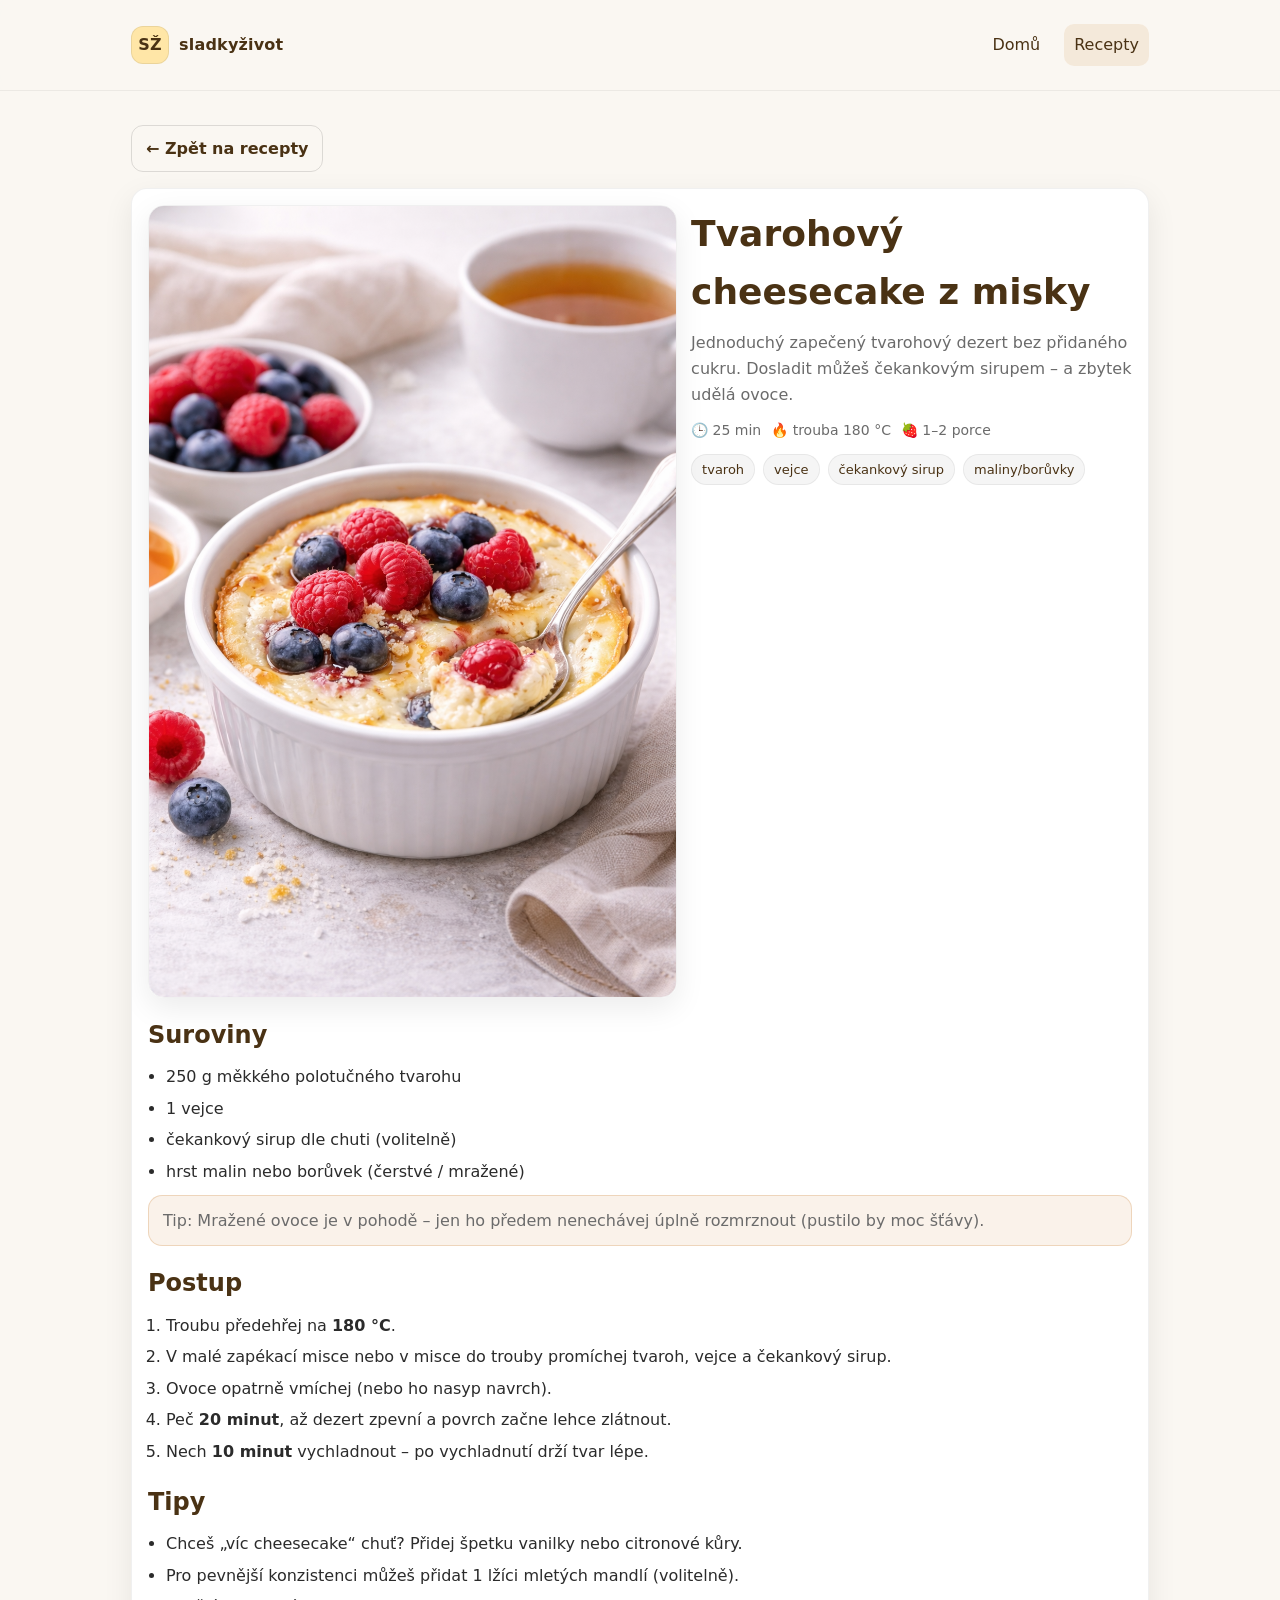
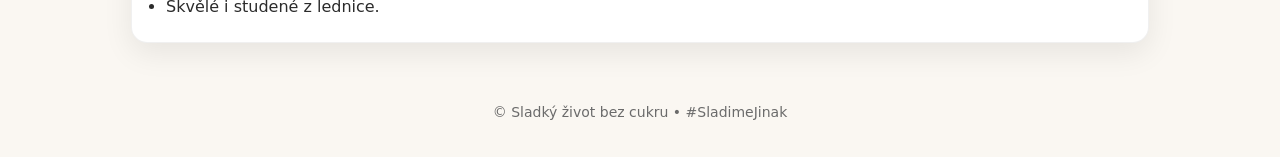
<file: recepty/tvarohovy-cheesecake.html>
<!DOCTYPE html>
<html lang="cs">
<head>
  <meta charset="utf-8">
  <meta name="viewport" content="width=device-width, initial-scale=1">
  <title>Tvarohový cheesecake z misky • Sladký život bez cukru</title>
  <meta name="description" content="Rychlý tvarohový cheesecake z misky bez přidaného cukru: tvaroh, vejce, čekankový sirup a maliny/borůvky. Pečeno 20 minut.">
  <link rel="stylesheet" href="../assets/css/styles.css">

  <link rel="icon" href="/assets/icons/favicon.ico">
  <link rel="icon" type="image/png" sizes="32x32" href="/assets/icons/favicon-32x32.png">
  <link rel="icon" type="image/png" sizes="16x16" href="/assets/icons/favicon-16x16.png">
  <link rel="apple-touch-icon" sizes="180x180" href="/assets/icons/apple-touch-icon.png">
  <link rel="manifest" href="/assets/icons/site.webmanifest">

  <link rel="sitemap" type="application/xml" href="/sitemap.xml">
  <script defer src="https://cloud.umami.is/script.js" data-website-id="2ecc7bef-0c24-413a-a776-a71b68c7d9f5"></script>
</head>

<body>
<header class="site-header">
  <div class="container nav">
    <a class="brand" href="../index.html">
      <span class="brand-badge">SŽ</span>
      <span>sladkyživot</span>
    </a>
    <nav class="nav-links" aria-label="Hlavní navigace">
      <a href="../index.html">Domů</a>
      <a href="../recepty.html" aria-current="page">Recepty</a>
    </nav>
  </div>
</header>

<main class="container" style="padding-top:18px;">
  <p><a class="btn secondary" href="../recepty.html">← Zpět na recepty</a></p>

  <div class="card" style="padding:16px;">
    <div class="recipe-header">
      <div class="recipe-cover">
        <img
          src="../assets/img/recepty/tvarohovy-cheesecake.png"
          alt="Tvarohový cheesecake z misky s lesním ovocem">
      </div>

      <div class="recipe-intro">
        <h1 style="margin:0;color:var(--brand);font-size:clamp(26px,3.2vw,36px);">
          Tvarohový cheesecake z misky
        </h1>

        <p style="margin:10px 0 0;color:var(--muted);">
          Jednoduchý zapečený tvarohový dezert bez přidaného cukru.
          Dosladit můžeš čekankovým sirupem – a zbytek udělá ovoce.
        </p>

        <div class="meta" style="margin-top:12px;">
          <span>🕒 25 min</span>
          <span>🔥 trouba 180 °C</span>
          <span>🍓 1–2 porce</span>
        </div>

        <div class="badges">
          <span class="badge">tvaroh</span>
          <span class="badge">vejce</span>
          <span class="badge">čekankový sirup</span>
          <span class="badge">maliny/borůvky</span>
        </div>
      </div>
    </div>

    <div class="section">
      <h2>Suroviny</h2>
      <ul class="list">
        <li>250 g měkkého polotučného tvarohu</li>
        <li>1 vejce</li>
        <li>čekankový sirup dle chuti (volitelně)</li>
        <li>hrst malin nebo borůvek (čerstvé / mražené)</li>
      </ul>

      <p class="note" style="margin-top:10px;">
        Tip: Mražené ovoce je v pohodě – jen ho předem nenechávej úplně rozmrznout (pustilo by moc šťávy).
      </p>
    </div>

    <div class="section">
      <h2>Postup</h2>
      <ol class="list">
        <li>Troubu předehřej na <strong>180 °C</strong>.</li>
        <li>V malé zapékací misce nebo v misce do trouby promíchej tvaroh, vejce a čekankový sirup.</li>
        <li>Ovoce opatrně vmíchej (nebo ho nasyp navrch).</li>
        <li>Peč <strong>20 minut</strong>, až dezert zpevní a povrch začne lehce zlátnout.</li>
        <li>Nech <strong>10 minut</strong> vychladnout – po vychladnutí drží tvar lépe.</li>
      </ol>
    </div>

    <div class="section">
      <h2>Tipy</h2>
      <ul class="list">
        <li>Chceš „víc cheesecake“ chuť? Přidej špetku vanilky nebo citronové kůry.</li>
        <li>Pro pevnější konzistenci můžeš přidat 1 lžíci mletých mandlí (volitelně).</li>
        <li>Skvělé i studené z lednice.</li>
      </ul>
    </div>

  </div>
</main>

<footer>
  &copy; Sladký život bez cukru • #SladimeJinak
</footer>
</body>
</html>
</file>
<file: assets/css/styles.css>
:root{
  --bg:#faf7f2;
  --paper:#ffffff;
  --ink:#2b2b2b;
  --muted:#6b6b6b;
  --brand:#4a3214;
  --accent:#cc8033;
  --accent-2:#ffe6a7;
  --radius:16px;
  --shadow: 0 10px 30px rgba(0,0,0,.08);
}
*{box-sizing:border-box}
body{
  margin:0;
  font-family: system-ui, -apple-system, Segoe UI, Roboto, Arial, sans-serif;
  line-height:1.6;
  background:var(--bg);
  color:var(--ink);
}
.container{max-width:1050px;margin:0 auto;padding:24px 16px}

/* Header / nav */
.site-header{
  position:sticky;top:0;z-index:10;
  backdrop-filter:saturate(140%) blur(10px);
  background: rgba(250,247,242,.85);
  border-bottom:1px solid rgba(0,0,0,.06);
}
.nav{
  display:flex;align-items:center;justify-content:space-between;gap:14px;
}
.brand{
  display:flex;align-items:center;gap:10px;
  text-decoration:none;color:var(--brand);
  font-weight:800;letter-spacing:.2px;
}
.brand-badge{
  width:38px;height:38px;border-radius:12px;
  display:grid;place-items:center;
  background:var(--accent-2);
  border:1px solid rgba(0,0,0,.08);
  font-weight:900;
}
.nav a{color:var(--brand);text-decoration:none}
.nav-links{display:flex;align-items:center;gap:14px}
.nav-links a{padding:8px 10px;border-radius:10px}
.nav-links a[aria-current="page"],
.nav-links a:hover{background:rgba(204,128,51,.12)}

.btn{
  display:inline-flex;align-items:center;justify-content:center;
  background:var(--accent);
  color:white;text-decoration:none;
  padding:10px 14px;border-radius:12px;
  font-weight:700;
  box-shadow: 0 8px 18px rgba(204,128,51,.25);
}
.btn:hover{filter:brightness(.98)}
.btn.secondary{background:transparent;color:var(--brand);border:1px solid rgba(0,0,0,.12);box-shadow:none}

/* Hero */
.hero{
  background: radial-gradient(1200px 400px at 50% 0%, rgba(255,230,167,.75), transparent 60%);
  padding:28px 0 10px;
}
.hero-card{
  background:rgba(255,255,255,.7);
  border:1px solid rgba(0,0,0,.06);
  border-radius:var(--radius);
  box-shadow: var(--shadow);
  padding:22px;
}
.hero h1{margin:0;color:var(--brand);font-size:clamp(28px,4vw,44px);letter-spacing:-.5px}
.hero p{margin:10px 0 0;color:var(--muted);max-width:70ch}

/* Cards */
.grid{display:grid;gap:18px}
@media (min-width: 860px){.grid.cols-2{grid-template-columns:1fr 1fr}}
.card{
  background:var(--paper);
  border:1px solid rgba(0,0,0,.06);
  border-radius:var(--radius);
  box-shadow: var(--shadow);
  overflow:hidden;
}
.card-body{padding:16px}
.card h2,.card h3{margin:0 0 8px;color:var(--brand)}
.card p{margin:0;color:var(--muted)}
.card img{width:100%;height:240px;object-fit:cover;display:block}
@media (min-width: 860px){.card img{height:280px}}

.badges{display:flex;flex-wrap:wrap;gap:8px;margin-top:12px}
.badge{
  font-size:13px;line-height:1;
  padding:8px 10px;border-radius:999px;
  background:rgba(0,0,0,.04);
  border:1px solid rgba(0,0,0,.06);
  color:var(--brand);
}

.meta{display:flex;flex-wrap:wrap;gap:10px;margin-top:10px;color:var(--muted);font-size:14px}
.meta span{display:inline-flex;gap:6px;align-items:center}

/* Recipe page */
.recipe-header{display:flex;flex-direction:column;gap:14px}
.recipe-header img{width:100%;border-radius:var(--radius);border:1px solid rgba(0,0,0,.06);box-shadow:var(--shadow)}
@media (min-width: 900px){
  .recipe-header{flex-direction:row;align-items:stretch}
  .recipe-header .recipe-cover{flex:1.2}
  .recipe-header .recipe-intro{flex:1}
  .recipe-header img{height:100%;object-fit:cover}
}
.section{margin-top:18px}
.section h2{margin:0 0 10px;color:var(--brand)}
.list{padding-left:18px;margin:0;color:var(--ink)}
.list li{margin:6px 0}
.note{background:rgba(204,128,51,.10);border:1px solid rgba(204,128,51,.25);padding:12px 14px;border-radius:14px;color:var(--brand)}

footer{padding:34px 16px;text-align:center;color:var(--muted);font-size:14px}

/* Mobile nav fallback (simple) */
@media (max-width: 520px){
  .nav-links{gap:6px}
  .btn{padding:10px 12px}
}

/* --- Additions to support current HTML --- */

/* Small helpers */
.pill{
  display:inline-flex;
  align-items:center;
  gap:8px;
  padding:8px 12px;
  border-radius:999px;
  background:rgba(204,128,51,.12);
  border:1px solid rgba(204,128,51,.22);
  color:var(--brand);
  font-weight:700;
  font-size:14px;
  width:fit-content;
}
.small{font-size:14px;color:var(--muted)}
.actions{display:flex;gap:10px;flex-wrap:wrap;margin-top:14px}

/* Button variants used in HTML */
.btn-primary{ /* keep compatibility */
  background:var(--accent);
  color:#fff;
  box-shadow: 0 8px 18px rgba(204,128,51,.25);
}
.btn-primary:hover{filter:brightness(.98)}

/* Mobile menu button + panel */
.menu-btn{
  appearance:none;
  border:1px solid rgba(0,0,0,.12);
  background:rgba(255,255,255,.7);
  border-radius:12px;
  padding:10px 12px;
  font-size:18px;
  line-height:1;
  color:var(--brand);
  cursor:pointer;
  display:none; /* shown on mobile */
}
.menu-btn:hover{background:rgba(204,128,51,.10)}

.mobile-panel{
  display:none;
  margin-top:10px;
  padding:10px;
  border:1px solid rgba(0,0,0,.06);
  border-radius:14px;
  background:rgba(255,255,255,.75);
  box-shadow: var(--shadow);
}
.mobile-panel a{
  display:block;
  padding:10px 12px;
  border-radius:12px;
  color:var(--brand);
  text-decoration:none;
}
.mobile-panel a:hover{background:rgba(204,128,51,.12)}
.mobile-panel.open{display:block}

/* Responsive nav: collapse links into hamburger */
@media (max-width: 700px){
  .nav-links{display:none}
  .menu-btn{display:inline-flex}
}

/* Footer class used in index.html */
.footer{padding:34px 16px;text-align:center;color:var(--muted);font-size:14px}
</file>
